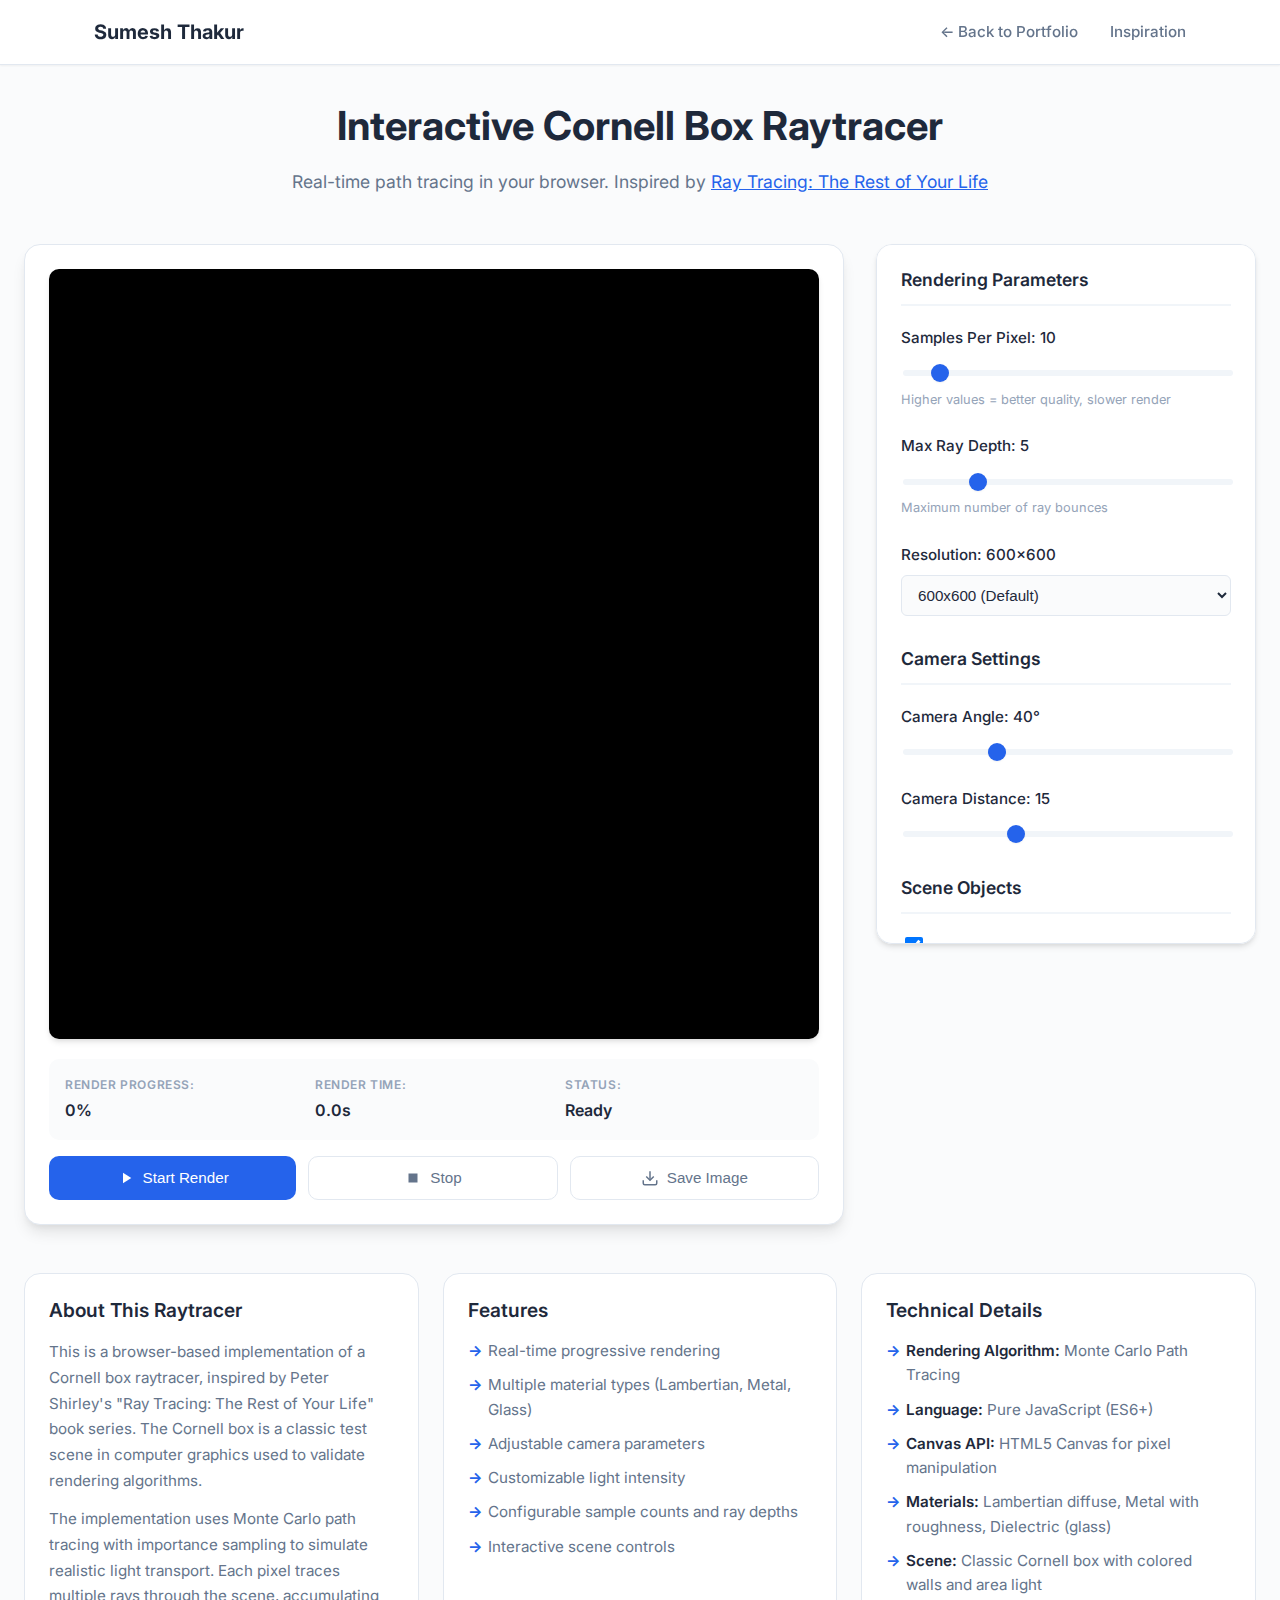
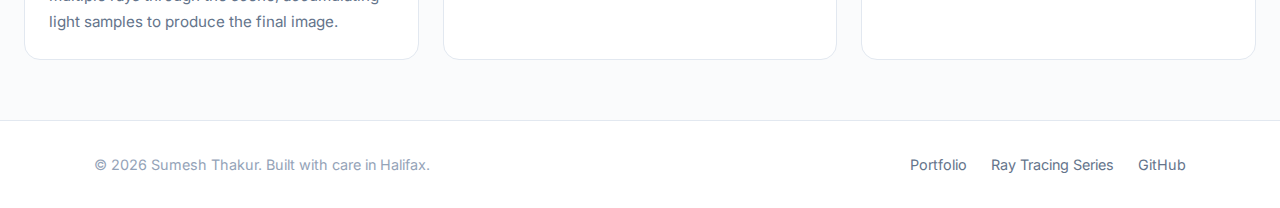
<file: cornell-box.html>
<!DOCTYPE html>
<html lang="en">
<head>
    <meta charset="UTF-8">
    <meta name="viewport" content="width=device-width, initial-scale=1.0">
    <title>Interactive Cornell Box Raytracer | Sumesh Thakur</title>
    <meta name="description" content="Interactive browser-based raytracing Cornell box with adjustable parameters. Inspired by Ray Tracing: The Rest of Your Life.">
    
    <link rel="stylesheet" href="styles.css">
    <link rel="stylesheet" href="cornell-box.css">
    <link rel="preconnect" href="https://fonts.googleapis.com">
    <link rel="preconnect" href="https://fonts.gstatic.com" crossorigin>
    <link href="https://fonts.googleapis.com/css2?family=Inter:wght@300;400;500;600;700&display=swap" rel="stylesheet">
</head>
<body>
    <!-- Navigation -->
    <nav class="navbar">
        <div class="nav-container">
            <a href="index.html" class="nav-logo">Sumesh Thakur</a>
            <ul class="nav-menu">
                <li><a href="index.html" class="nav-link">← Back to Portfolio</a></li>
                <li><a href="https://raytracing.github.io/books/RayTracingTheRestOfYourLife.html" target="_blank" class="nav-link">Inspiration</a></li>
            </ul>
        </div>
    </nav>

    <!-- Cornell Box Section -->
    <section class="cornell-section">
        <div class="cornell-container">
            <div class="cornell-header">
                <h1 class="cornell-title">Interactive Cornell Box Raytracer</h1>
                <p class="cornell-subtitle">
                    Real-time path tracing in your browser. Inspired by 
                    <a href="https://raytracing.github.io/books/RayTracingTheRestOfYourLife.html" target="_blank">
                        Ray Tracing: The Rest of Your Life
                    </a>
                </p>
            </div>

            <div class="cornell-content">
                <!-- Canvas Area -->
                <div class="canvas-container">
                    <canvas id="cornell-canvas" width="600" height="600"></canvas>
                    <div class="render-info">
                        <div class="info-item">
                            <span class="info-label">Render Progress:</span>
                            <span id="progress-text" class="info-value">0%</span>
                        </div>
                        <div class="info-item">
                            <span class="info-label">Render Time:</span>
                            <span id="render-time" class="info-value">0.0s</span>
                        </div>
                        <div class="info-item">
                            <span class="info-label">Status:</span>
                            <span id="status-text" class="info-value">Ready</span>
                        </div>
                    </div>
                    <div class="canvas-controls">
                        <button id="render-btn" class="btn btn-primary">
                            <svg width="20" height="20" viewBox="0 0 24 24" fill="currentColor">
                                <path d="M8 5v14l11-7z"/>
                            </svg>
                            Start Render
                        </button>
                        <button id="stop-btn" class="btn btn-secondary" disabled>
                            <svg width="20" height="20" viewBox="0 0 24 24" fill="currentColor">
                                <rect x="6" y="6" width="12" height="12"/>
                            </svg>
                            Stop
                        </button>
                        <button id="save-btn" class="btn btn-secondary">
                            <svg width="20" height="20" viewBox="0 0 24 24" fill="none" stroke="currentColor" stroke-width="2">
                                <path d="M21 15v4a2 2 0 0 1-2 2H5a2 2 0 0 1-2-2v-4"/>
                                <polyline points="7 10 12 15 17 10"/>
                                <line x1="12" y1="15" x2="12" y2="3"/>
                            </svg>
                            Save Image
                        </button>
                    </div>
                </div>

                <!-- Controls Panel -->
                <div class="controls-panel">
                    <h3 class="controls-title">Rendering Parameters</h3>
                    
                    <div class="control-group">
                        <label for="samples">
                            Samples Per Pixel: <span id="samples-value">10</span>
                        </label>
                        <input type="range" id="samples" min="1" max="100" value="10" step="1">
                        <p class="control-hint">Higher values = better quality, slower render</p>
                    </div>

                    <div class="control-group">
                        <label for="max-depth">
                            Max Ray Depth: <span id="depth-value">5</span>
                        </label>
                        <input type="range" id="max-depth" min="1" max="20" value="5" step="1">
                        <p class="control-hint">Maximum number of ray bounces</p>
                    </div>

                    <div class="control-group">
                        <label for="resolution">
                            Resolution: <span id="resolution-value">600x600</span>
                        </label>
                        <select id="resolution">
                            <option value="300">300x300 (Fast)</option>
                            <option value="400">400x400</option>
                            <option value="600" selected>600x600 (Default)</option>
                            <option value="800">800x800 (High Quality)</option>
                        </select>
                    </div>

                    <h3 class="controls-title">Camera Settings</h3>

                    <div class="control-group">
                        <label for="camera-angle">
                            Camera Angle: <span id="angle-value">40</span>°
                        </label>
                        <input type="range" id="camera-angle" min="10" max="120" value="40" step="5">
                    </div>

                    <div class="control-group">
                        <label for="camera-distance">
                            Camera Distance: <span id="distance-value">15</span>
                        </label>
                        <input type="range" id="camera-distance" min="10" max="25" value="15" step="0.5">
                    </div>

                    <h3 class="controls-title">Scene Objects</h3>

                    <div class="control-group">
                        <label>
                            <input type="checkbox" id="show-boxes" checked>
                            Show Boxes
                        </label>
                    </div>

                    <div class="control-group">
                        <label>
                            <input type="checkbox" id="show-light" checked>
                            Show Light Source
                        </label>
                    </div>

                    <div class="control-group">
                        <label for="light-intensity">
                            Light Intensity: <span id="light-value">15</span>
                        </label>
                        <input type="range" id="light-intensity" min="5" max="30" value="15" step="1">
                    </div>

                    <h3 class="controls-title">Box Materials</h3>

                    <div class="control-group">
                        <label for="left-box-material">Left Box Material:</label>
                        <select id="left-box-material">
                            <option value="lambertian">Diffuse (Lambertian)</option>
                            <option value="metal">Metal</option>
                            <option value="glass">Glass (Dielectric)</option>
                        </select>
                    </div>

                    <div class="control-group">
                        <label for="right-box-material">Right Box Material:</label>
                        <select id="right-box-material">
                            <option value="lambertian" selected>Diffuse (Lambertian)</option>
                            <option value="metal">Metal</option>
                            <option value="glass">Glass (Dielectric)</option>
                        </select>
                    </div>

                    <div class="presets">
                        <h3 class="controls-title">Presets</h3>
                        <button class="preset-btn btn btn-secondary" data-preset="fast">Fast Preview</button>
                        <button class="preset-btn btn btn-secondary" data-preset="balanced">Balanced</button>
                        <button class="preset-btn btn btn-secondary" data-preset="quality">High Quality</button>
                    </div>
                </div>
            </div>

            <!-- Information Section -->
            <div class="info-section">
                <div class="info-card">
                    <h3>About This Raytracer</h3>
                    <p>
                        This is a browser-based implementation of a Cornell box raytracer, inspired by Peter Shirley's 
                        "Ray Tracing: The Rest of Your Life" book series. The Cornell box is a classic test scene in 
                        computer graphics used to validate rendering algorithms.
                    </p>
                    <p>
                        The implementation uses Monte Carlo path tracing with importance sampling to simulate realistic 
                        light transport. Each pixel traces multiple rays through the scene, accumulating light samples 
                        to produce the final image.
                    </p>
                </div>

                <div class="info-card">
                    <h3>Features</h3>
                    <ul>
                        <li>Real-time progressive rendering</li>
                        <li>Multiple material types (Lambertian, Metal, Glass)</li>
                        <li>Adjustable camera parameters</li>
                        <li>Customizable light intensity</li>
                        <li>Configurable sample counts and ray depths</li>
                        <li>Interactive scene controls</li>
                    </ul>
                </div>

                <div class="info-card">
                    <h3>Technical Details</h3>
                    <ul>
                        <li><strong>Rendering Algorithm:</strong> Monte Carlo Path Tracing</li>
                        <li><strong>Language:</strong> Pure JavaScript (ES6+)</li>
                        <li><strong>Canvas API:</strong> HTML5 Canvas for pixel manipulation</li>
                        <li><strong>Materials:</strong> Lambertian diffuse, Metal with roughness, Dielectric (glass)</li>
                        <li><strong>Scene:</strong> Classic Cornell box with colored walls and area light</li>
                    </ul>
                </div>
            </div>
        </div>
    </section>

    <!-- Footer -->
    <footer class="footer">
        <div class="container">
            <div class="footer-content">
                <p>&copy; 2026 Sumesh Thakur. Built with care in Halifax.</p>
                <div class="footer-links">
                    <a href="index.html">Portfolio</a>
                    <a href="https://raytracing.github.io/" target="_blank">Ray Tracing Series</a>
                    <a href="https://github.com/sumeshthakr" target="_blank">GitHub</a>
                </div>
            </div>
        </div>
    </footer>

    <script src="cornell-box.js"></script>
</body>
</html>
</file>
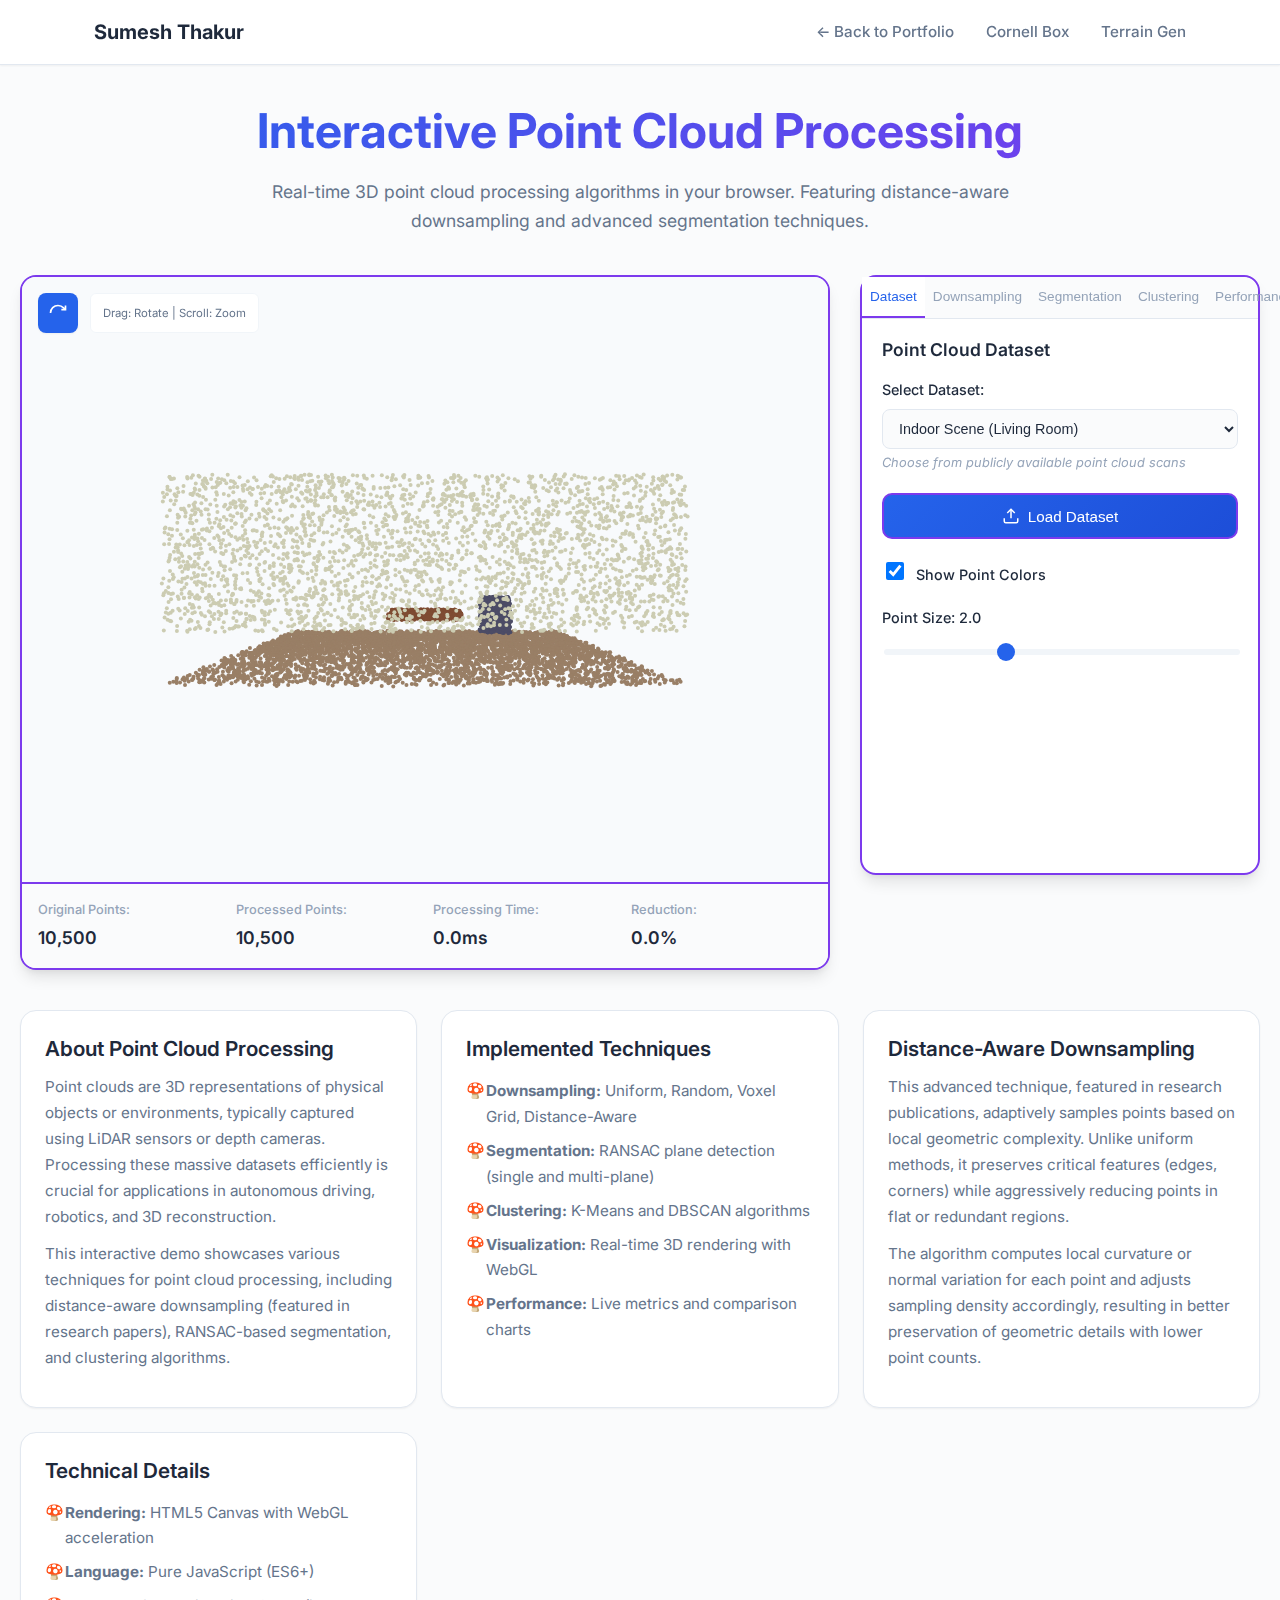
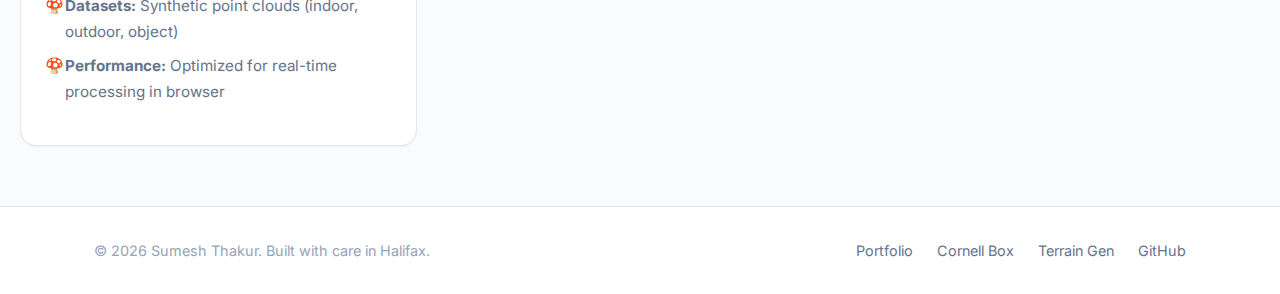
<file: pointcloud.html>
<!DOCTYPE html>
<html lang="en">
<head>
    <meta charset="UTF-8">
    <meta name="viewport" content="width=device-width, initial-scale=1.0">
    <title>Interactive Point Cloud Processing | Sumesh Thakur</title>
    <meta name="description" content="Interactive browser-based point cloud processing with downsampling, segmentation, and clustering techniques including distance-aware downsampling.">
    
    <link rel="stylesheet" href="styles.css">
    <link rel="stylesheet" href="pointcloud.css">
    <link rel="preconnect" href="https://fonts.googleapis.com">
    <link rel="preconnect" href="https://fonts.gstatic.com" crossorigin>
    <link href="https://fonts.googleapis.com/css2?family=Inter:wght@300;400;500;600;700&display=swap" rel="stylesheet">
</head>
<body>
    <!-- Navigation -->
    <nav class="navbar">
        <div class="nav-container">
            <a href="index.html" class="nav-logo">Sumesh Thakur</a>
            <ul class="nav-menu">
                <li><a href="index.html" class="nav-link">← Back to Portfolio</a></li>
                <li><a href="cornell-box.html" class="nav-link">Cornell Box</a></li>
                <li><a href="terrain-gen.html" class="nav-link">Terrain Gen</a></li>
            </ul>
        </div>
    </nav>

    <!-- Point Cloud Section -->
    <section class="pointcloud-section">
        <div class="pointcloud-container">
            <div class="pointcloud-header">
                <h1 class="pointcloud-title">Interactive Point Cloud Processing</h1>
                <p class="pointcloud-subtitle">
                    Real-time 3D point cloud processing algorithms in your browser.
                    Featuring distance-aware downsampling and advanced segmentation techniques.
                </p>
            </div>

            <div class="pointcloud-content">
                <!-- Canvas Area -->
                <div class="canvas-container">
                    <canvas id="pointcloud-canvas" width="800" height="600"></canvas>
                    <div class="canvas-overlay">
                        <div class="view-controls">
                            <button id="reset-view-btn" class="control-btn" title="Reset View">
                                <svg width="20" height="20" viewBox="0 0 24 24" fill="none" stroke="currentColor" stroke-width="2">
                                    <path d="M3 12a9 9 0 0 1 9-9 9.75 9.75 0 0 1 6.74 2.74L21 8"/>
                                    <path d="M21 3v5h-5"/>
                                </svg>
                            </button>
                            <div class="view-help">
                                <small>Drag: Rotate | Scroll: Zoom</small>
                            </div>
                        </div>
                    </div>
                    <div class="render-info">
                        <div class="info-grid">
                            <div class="info-item">
                                <span class="info-label">Original Points:</span>
                                <span id="original-points" class="info-value">0</span>
                            </div>
                            <div class="info-item">
                                <span class="info-label">Processed Points:</span>
                                <span id="processed-points" class="info-value">0</span>
                            </div>
                            <div class="info-item">
                                <span class="info-label">Processing Time:</span>
                                <span id="processing-time" class="info-value">0.0ms</span>
                            </div>
                            <div class="info-item">
                                <span class="info-label">Reduction:</span>
                                <span id="reduction-ratio" class="info-value">0%</span>
                            </div>
                        </div>
                    </div>
                </div>

                <!-- Controls Panel -->
                <div class="controls-panel">
                    <div class="controls-tabs">
                        <button class="tab-btn active" data-tab="dataset">Dataset</button>
                        <button class="tab-btn" data-tab="downsampling">Downsampling</button>
                        <button class="tab-btn" data-tab="segmentation">Segmentation</button>
                        <button class="tab-btn" data-tab="clustering">Clustering</button>
                        <button class="tab-btn" data-tab="performance">Performance</button>
                    </div>

                    <!-- Dataset Tab -->
                    <div class="tab-content active" data-tab="dataset">
                        <h3 class="controls-title">Point Cloud Dataset</h3>
                        
                        <div class="control-group">
                            <label for="dataset-select">Select Dataset:</label>
                            <select id="dataset-select">
                                <option value="indoor">Indoor Scene (Living Room)</option>
                                <option value="outdoor">Outdoor Scene (Street)</option>
                                <option value="object">Object (Car)</option>
                            </select>
                            <p class="control-hint">Choose from publicly available point cloud scans</p>
                        </div>

                        <div class="control-group">
                            <button id="load-dataset-btn" class="btn btn-primary full-width">
                                <svg width="20" height="20" viewBox="0 0 24 24" fill="none" stroke="currentColor" stroke-width="2">
                                    <path d="M21 15v4a2 2 0 0 1-2 2H5a2 2 0 0 1-2-2v-4"/>
                                    <polyline points="17 8 12 3 7 8"/>
                                    <line x1="12" y1="3" x2="12" y2="15"/>
                                </svg>
                                Load Dataset
                            </button>
                        </div>

                        <div class="control-group">
                            <label>
                                <input type="checkbox" id="show-colors" checked>
                                Show Point Colors
                            </label>
                        </div>

                        <div class="control-group">
                            <label for="point-size">
                                Point Size: <span id="point-size-value">2.0</span>
                            </label>
                            <input type="range" id="point-size" min="0.5" max="5.0" value="2.0" step="0.5">
                        </div>
                    </div>

                    <!-- Downsampling Tab -->
                    <div class="tab-content" data-tab="downsampling">
                        <h3 class="controls-title">Downsampling Techniques</h3>
                        
                        <div class="control-group">
                            <label for="downsample-method">Method:</label>
                            <select id="downsample-method">
                                <option value="none">None (Original)</option>
                                <option value="uniform">Uniform Sampling</option>
                                <option value="random">Random Sampling</option>
                                <option value="voxel">Voxel Grid</option>
                                <option value="distance-aware">Distance-Aware (Research)</option>
                            </select>
                        </div>

                        <div class="control-group" id="target-points-group">
                            <label for="target-points">
                                Target Points: <span id="target-points-value">5000</span>
                            </label>
                            <input type="range" id="target-points" min="500" max="20000" value="5000" step="500">
                            <p class="control-hint">For uniform and random sampling</p>
                        </div>

                        <div class="control-group" id="voxel-size-group" style="display: none;">
                            <label for="voxel-size">
                                Voxel Size: <span id="voxel-size-value">0.05</span>m
                            </label>
                            <input type="range" id="voxel-size" min="0.01" max="0.5" value="0.05" step="0.01">
                            <p class="control-hint">Larger = more aggressive downsampling</p>
                        </div>

                        <div class="control-group" id="distance-aware-group" style="display: none;">
                            <label for="distance-threshold">
                                Distance Threshold: <span id="distance-threshold-value">0.1</span>m
                            </label>
                            <input type="range" id="distance-threshold" min="0.01" max="1.0" value="0.1" step="0.01">
                            <p class="control-hint">Preserves geometric features based on local density</p>
                        </div>

                        <div class="control-group">
                            <button id="apply-downsample-btn" class="btn btn-primary full-width">
                                Apply Downsampling
                            </button>
                        </div>

                        <div class="info-box">
                            <h4>Distance-Aware Downsampling</h4>
                            <p>This technique, featured in research papers, adaptively samples points based on local geometry. It preserves more points in areas with high geometric variation (edges, corners) while aggressively downsampling flat regions.</p>
                        </div>
                    </div>

                    <!-- Segmentation Tab -->
                    <div class="tab-content" data-tab="segmentation">
                        <h3 class="controls-title">Segmentation Techniques</h3>
                        
                        <div class="control-group">
                            <label for="segment-method">Method:</label>
                            <select id="segment-method">
                                <option value="none">None</option>
                                <option value="ransac-plane">RANSAC Plane Detection</option>
                                <option value="ransac-multi">RANSAC Multi-Plane</option>
                            </select>
                        </div>

                        <div class="control-group" id="ransac-params">
                            <label for="ransac-iterations">
                                RANSAC Iterations: <span id="ransac-iterations-value">100</span>
                            </label>
                            <input type="range" id="ransac-iterations" min="50" max="500" value="100" step="50">
                        </div>

                        <div class="control-group" id="ransac-threshold-group">
                            <label for="ransac-threshold">
                                Distance Threshold: <span id="ransac-threshold-value">0.05</span>m
                            </label>
                            <input type="range" id="ransac-threshold" min="0.01" max="0.2" value="0.05" step="0.01">
                            <p class="control-hint">Points within this distance are considered inliers</p>
                        </div>

                        <div class="control-group" id="num-planes-group" style="display: none;">
                            <label for="num-planes">
                                Number of Planes: <span id="num-planes-value">3</span>
                            </label>
                            <input type="range" id="num-planes" min="1" max="5" value="3" step="1">
                        </div>

                        <div class="control-group">
                            <button id="apply-segment-btn" class="btn btn-primary full-width">
                                Apply Segmentation
                            </button>
                        </div>

                        <div class="info-box">
                            <h4>RANSAC Algorithm</h4>
                            <p>Random Sample Consensus (RANSAC) is a robust method for fitting geometric models. It iteratively selects random subsets of points, fits a model, and counts inliers to find the best-fitting plane or shape.</p>
                        </div>
                    </div>

                    <!-- Clustering Tab -->
                    <div class="tab-content" data-tab="clustering">
                        <h3 class="controls-title">Clustering Methods</h3>
                        
                        <div class="control-group">
                            <label for="cluster-method">Method:</label>
                            <select id="cluster-method">
                                <option value="none">None</option>
                                <option value="kmeans">K-Means</option>
                                <option value="dbscan">DBSCAN</option>
                            </select>
                        </div>

                        <div class="control-group" id="kmeans-params" style="display: none;">
                            <label for="num-clusters">
                                Number of Clusters (K): <span id="num-clusters-value">5</span>
                            </label>
                            <input type="range" id="num-clusters" min="2" max="10" value="5" step="1">
                        </div>

                        <div class="control-group" id="dbscan-params" style="display: none;">
                            <label for="dbscan-eps">
                                Epsilon (ε): <span id="dbscan-eps-value">0.1</span>m
                            </label>
                            <input type="range" id="dbscan-eps" min="0.05" max="0.5" value="0.1" step="0.01">
                            <p class="control-hint">Maximum distance between two points in a cluster</p>
                        </div>

                        <div class="control-group" id="dbscan-minpts-group" style="display: none;">
                            <label for="dbscan-minpts">
                                Min Points: <span id="dbscan-minpts-value">10</span>
                            </label>
                            <input type="range" id="dbscan-minpts" min="5" max="50" value="10" step="5">
                            <p class="control-hint">Minimum points to form a dense region</p>
                        </div>

                        <div class="control-group">
                            <button id="apply-cluster-btn" class="btn btn-primary full-width">
                                Apply Clustering
                            </button>
                        </div>

                        <div class="info-box">
                            <h4>Clustering Algorithms</h4>
                            <p><strong>K-Means:</strong> Partitions points into K clusters by minimizing within-cluster variance.</p>
                            <p><strong>DBSCAN:</strong> Density-based clustering that can find arbitrarily-shaped clusters and identify noise points.</p>
                        </div>
                    </div>

                    <!-- Performance Tab -->
                    <div class="tab-content" data-tab="performance">
                        <h3 class="controls-title">Performance Metrics</h3>
                        
                        <div id="performance-chart" class="performance-chart">
                            <canvas id="perf-canvas" width="300" height="200"></canvas>
                        </div>

                        <div class="metrics-table">
                            <table id="metrics-table">
                                <thead>
                                    <tr>
                                        <th>Method</th>
                                        <th>Time (ms)</th>
                                        <th>Points</th>
                                        <th>Reduction</th>
                                    </tr>
                                </thead>
                                <tbody id="metrics-tbody">
                                    <tr>
                                        <td colspan="4" class="no-data">No performance data yet. Apply methods to see metrics.</td>
                                    </tr>
                                </tbody>
                            </table>
                        </div>

                        <div class="control-group">
                            <button id="clear-metrics-btn" class="btn btn-secondary full-width">
                                Clear Metrics
                            </button>
                        </div>

                        <div class="info-box">
                            <h4>Performance Comparison</h4>
                            <p>Compare the execution time and point reduction of different downsampling methods. Distance-aware downsampling typically provides the best quality-to-reduction ratio for geometric features.</p>
                        </div>
                    </div>
                </div>
            </div>

            <!-- Information Section -->
            <div class="info-section">
                <div class="info-card">
                    <h3>About Point Cloud Processing</h3>
                    <p>
                        Point clouds are 3D representations of physical objects or environments, typically captured using 
                        LiDAR sensors or depth cameras. Processing these massive datasets efficiently is crucial for 
                        applications in autonomous driving, robotics, and 3D reconstruction.
                    </p>
                    <p>
                        This interactive demo showcases various techniques for point cloud processing, including 
                        distance-aware downsampling (featured in research papers), RANSAC-based segmentation, and 
                        clustering algorithms.
                    </p>
                </div>

                <div class="info-card">
                    <h3>Implemented Techniques</h3>
                    <ul>
                        <li><strong>Downsampling:</strong> Uniform, Random, Voxel Grid, Distance-Aware</li>
                        <li><strong>Segmentation:</strong> RANSAC plane detection (single and multi-plane)</li>
                        <li><strong>Clustering:</strong> K-Means and DBSCAN algorithms</li>
                        <li><strong>Visualization:</strong> Real-time 3D rendering with WebGL</li>
                        <li><strong>Performance:</strong> Live metrics and comparison charts</li>
                    </ul>
                </div>

                <div class="info-card">
                    <h3>Distance-Aware Downsampling</h3>
                    <p>
                        This advanced technique, featured in research publications, adaptively samples points based on 
                        local geometric complexity. Unlike uniform methods, it preserves critical features (edges, corners) 
                        while aggressively reducing points in flat or redundant regions.
                    </p>
                    <p>
                        The algorithm computes local curvature or normal variation for each point and adjusts sampling 
                        density accordingly, resulting in better preservation of geometric details with lower point counts.
                    </p>
                </div>

                <div class="info-card">
                    <h3>Technical Details</h3>
                    <ul>
                        <li><strong>Rendering:</strong> HTML5 Canvas with WebGL acceleration</li>
                        <li><strong>Language:</strong> Pure JavaScript (ES6+)</li>
                        <li><strong>Datasets:</strong> Synthetic point clouds (indoor, outdoor, object)</li>
                        <li><strong>Performance:</strong> Optimized for real-time processing in browser</li>
                    </ul>
                </div>
            </div>
        </div>
    </section>

    <!-- Footer -->
    <footer class="footer">
        <div class="container">
            <div class="footer-content">
                <p>&copy; 2026 Sumesh Thakur. Built with care in Halifax.</p>
                <div class="footer-links">
                    <a href="index.html">Portfolio</a>
                    <a href="cornell-box.html">Cornell Box</a>
                    <a href="terrain-gen.html">Terrain Gen</a>
                    <a href="https://github.com/sumeshthakr" target="_blank">GitHub</a>
                </div>
            </div>
        </div>
    </footer>

    <script src="pointcloud.js"></script>
</body>
</html>
</file>
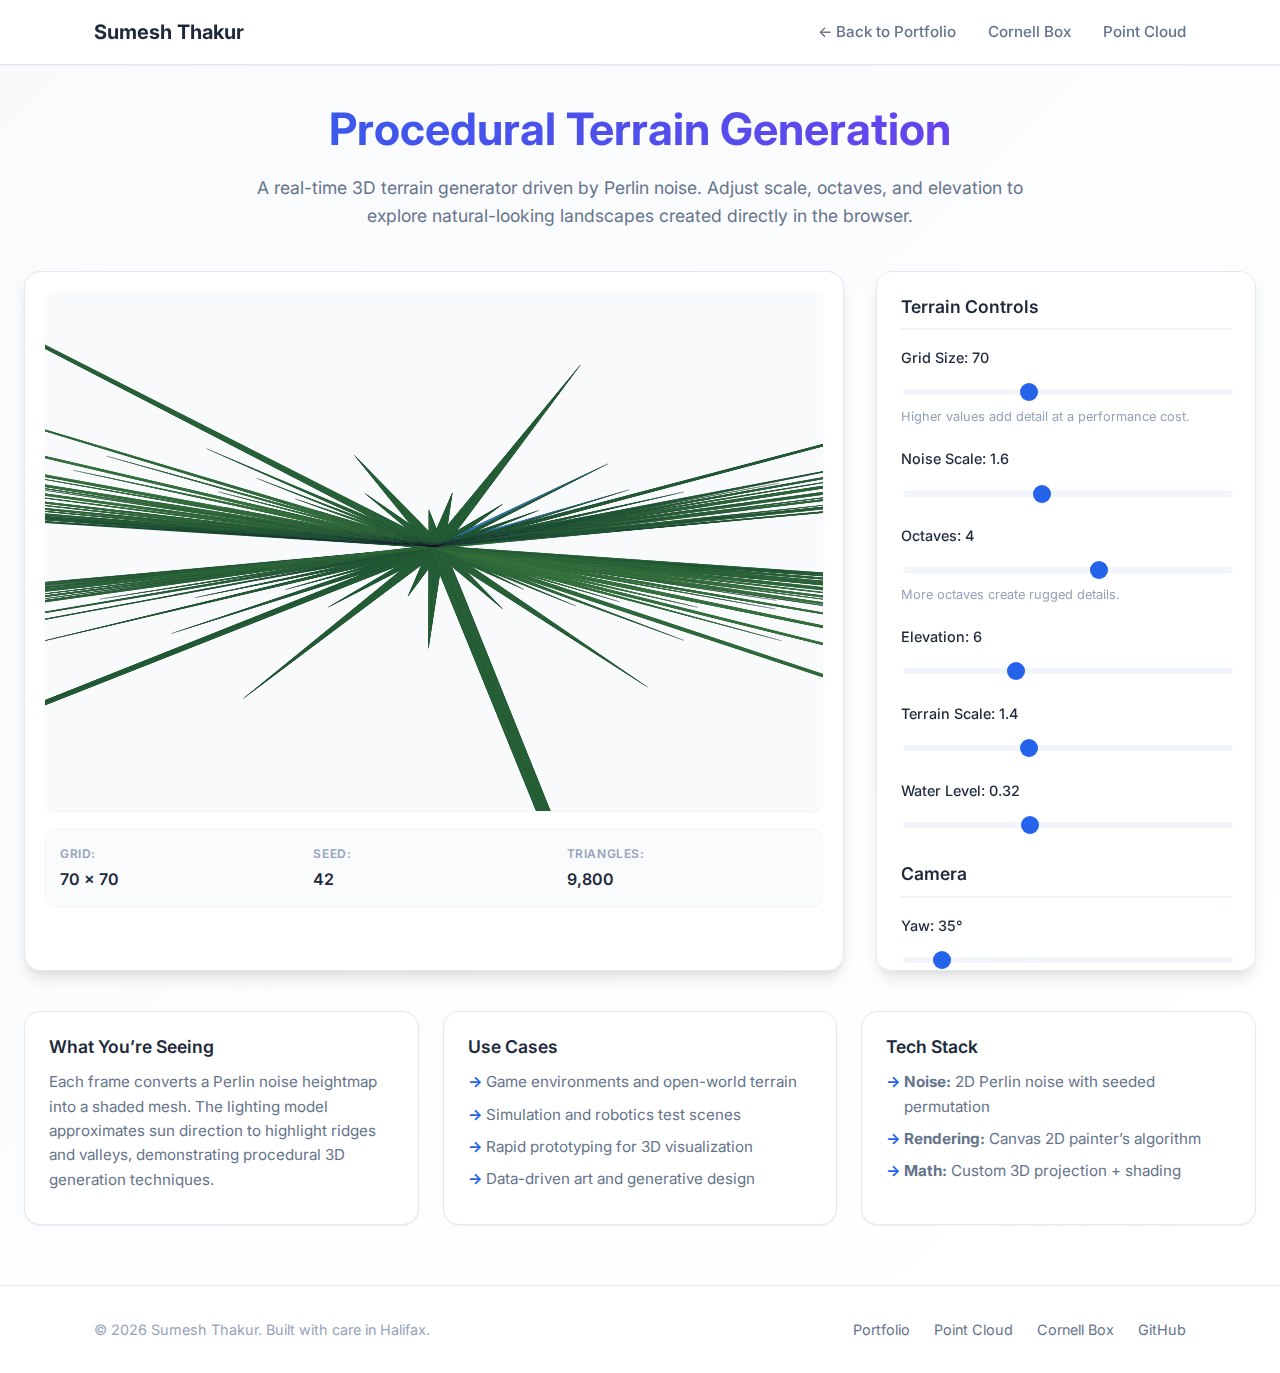
<file: terrain-gen.html>
<!DOCTYPE html>
<html lang="en">
<head>
    <meta charset="UTF-8">
    <meta name="viewport" content="width=device-width, initial-scale=1.0">
    <title>Procedural Terrain Generator | Sumesh Thakur</title>
    <meta name="description" content="Procedural terrain generation demo using Perlin noise, with interactive controls for noise scale, octaves, and elevation.">
    
    <link rel="stylesheet" href="styles.css">
    <link rel="stylesheet" href="terrain-gen.css">
    <link rel="preconnect" href="https://fonts.googleapis.com">
    <link rel="preconnect" href="https://fonts.gstatic.com" crossorigin>
    <link href="https://fonts.googleapis.com/css2?family=Inter:wght@300;400;500;600;700&display=swap" rel="stylesheet">
</head>
<body>
    <!-- Navigation -->
    <nav class="navbar">
        <div class="nav-container">
            <a href="index.html" class="nav-logo">Sumesh Thakur</a>
            <ul class="nav-menu">
                <li><a href="index.html" class="nav-link">← Back to Portfolio</a></li>
                <li><a href="cornell-box.html" class="nav-link">Cornell Box</a></li>
                <li><a href="pointcloud.html" class="nav-link">Point Cloud</a></li>
            </ul>
        </div>
    </nav>

    <!-- Terrain Section -->
    <section class="terrain-section">
        <div class="terrain-container">
            <div class="terrain-header">
                <h1 class="terrain-title">Procedural Terrain Generation</h1>
                <p class="terrain-subtitle">
                    A real-time 3D terrain generator driven by Perlin noise. Adjust scale, octaves, and elevation
                    to explore natural-looking landscapes created directly in the browser.
                </p>
            </div>

            <div class="terrain-content">
                <!-- Canvas Area -->
                <div class="canvas-container">
                    <canvas id="terrain-canvas" width="900" height="600"></canvas>
                    <div class="terrain-stats">
                        <div class="info-item">
                            <span class="info-label">Grid:</span>
                            <span id="grid-size-info" class="info-value">0 x 0</span>
                        </div>
                        <div class="info-item">
                            <span class="info-label">Seed:</span>
                            <span id="seed-info" class="info-value">0</span>
                        </div>
                        <div class="info-item">
                            <span class="info-label">Triangles:</span>
                            <span id="triangle-info" class="info-value">0</span>
                        </div>
                    </div>
                </div>

                <!-- Controls Panel -->
                <div class="controls-panel">
                    <h3 class="controls-title">Terrain Controls</h3>

                    <div class="control-group">
                        <label for="grid-size">
                            Grid Size: <span id="grid-size-value">70</span>
                        </label>
                        <input type="range" id="grid-size" min="40" max="120" value="70" step="10">
                        <p class="control-hint">Higher values add detail at a performance cost.</p>
                    </div>

                    <div class="control-group">
                        <label for="noise-scale">
                            Noise Scale: <span id="noise-scale-value">1.6</span>
                        </label>
                        <input type="range" id="noise-scale" min="0.6" max="3.0" value="1.6" step="0.1">
                    </div>

                    <div class="control-group">
                        <label for="octaves">
                            Octaves: <span id="octaves-value">4</span>
                        </label>
                        <input type="range" id="octaves" min="1" max="6" value="4" step="1">
                        <p class="control-hint">More octaves create rugged details.</p>
                    </div>

                    <div class="control-group">
                        <label for="height-scale">
                            Elevation: <span id="height-scale-value">6</span>
                        </label>
                        <input type="range" id="height-scale" min="3" max="12" value="6" step="1">
                    </div>

                    <div class="control-group">
                        <label for="terrain-scale">
                            Terrain Scale: <span id="terrain-scale-value">1.4</span>
                        </label>
                        <input type="range" id="terrain-scale" min="0.8" max="2.4" value="1.4" step="0.1">
                    </div>

                    <div class="control-group">
                        <label for="water-level">
                            Water Level: <span id="water-level-value">0.32</span>
                        </label>
                        <input type="range" id="water-level" min="0.15" max="0.6" value="0.32" step="0.01">
                    </div>

                    <h3 class="controls-title">Camera</h3>

                    <div class="control-group">
                        <label for="yaw">
                            Yaw: <span id="yaw-value">35</span>°
                        </label>
                        <input type="range" id="yaw" min="0" max="360" value="35" step="1">
                    </div>

                    <div class="control-group">
                        <label for="pitch">
                            Pitch: <span id="pitch-value">35</span>°
                        </label>
                        <input type="range" id="pitch" min="20" max="70" value="35" step="1">
                    </div>

                    <div class="control-group">
                        <label for="seed">
                            Seed
                        </label>
                        <div class="seed-row">
                            <input type="number" id="seed" value="42" min="0" max="9999">
                            <button id="random-seed-btn" class="btn btn-secondary">Randomize</button>
                        </div>
                    </div>

                    <div class="control-group">
                        <button id="regenerate-btn" class="btn btn-primary full-width">Regenerate Terrain</button>
                    </div>

                    <div class="control-group">
                        <button id="save-terrain-btn" class="btn btn-secondary full-width">Save Snapshot</button>
                        <p class="control-hint">Shortcuts: R regenerate, S save snapshot. Drag on canvas to orbit.</p>
                    </div>

                    <div class="info-box">
                        <h4>Perlin Noise</h4>
                        <p>This terrain uses layered Perlin noise (fractal Brownian motion) to build natural elevation changes and valleys.</p>
                    </div>
                </div>
            </div>

            <div class="info-section">
                <div class="info-card">
                    <h3>What You’re Seeing</h3>
                    <p>
                        Each frame converts a Perlin noise heightmap into a shaded mesh. The lighting model approximates
                        sun direction to highlight ridges and valleys, demonstrating procedural 3D generation techniques.
                    </p>
                </div>
                <div class="info-card">
                    <h3>Use Cases</h3>
                    <ul>
                        <li>Game environments and open-world terrain</li>
                        <li>Simulation and robotics test scenes</li>
                        <li>Rapid prototyping for 3D visualization</li>
                        <li>Data-driven art and generative design</li>
                    </ul>
                </div>
                <div class="info-card">
                    <h3>Tech Stack</h3>
                    <ul>
                        <li><strong>Noise:</strong> 2D Perlin noise with seeded permutation</li>
                        <li><strong>Rendering:</strong> Canvas 2D painter’s algorithm</li>
                        <li><strong>Math:</strong> Custom 3D projection + shading</li>
                    </ul>
                </div>
            </div>
        </div>
    </section>

    <!-- Footer -->
    <footer class="footer">
        <div class="container">
            <div class="footer-content">
                <p>&copy; 2026 Sumesh Thakur. Built with care in Halifax.</p>
                <div class="footer-links">
                    <a href="index.html">Portfolio</a>
                    <a href="pointcloud.html">Point Cloud</a>
                    <a href="cornell-box.html">Cornell Box</a>
                    <a href="https://github.com/sumeshthakr" target="_blank">GitHub</a>
                </div>
            </div>
        </div>
    </footer>

    <script src="terrain-gen.js"></script>
</body>
</html>
</file>
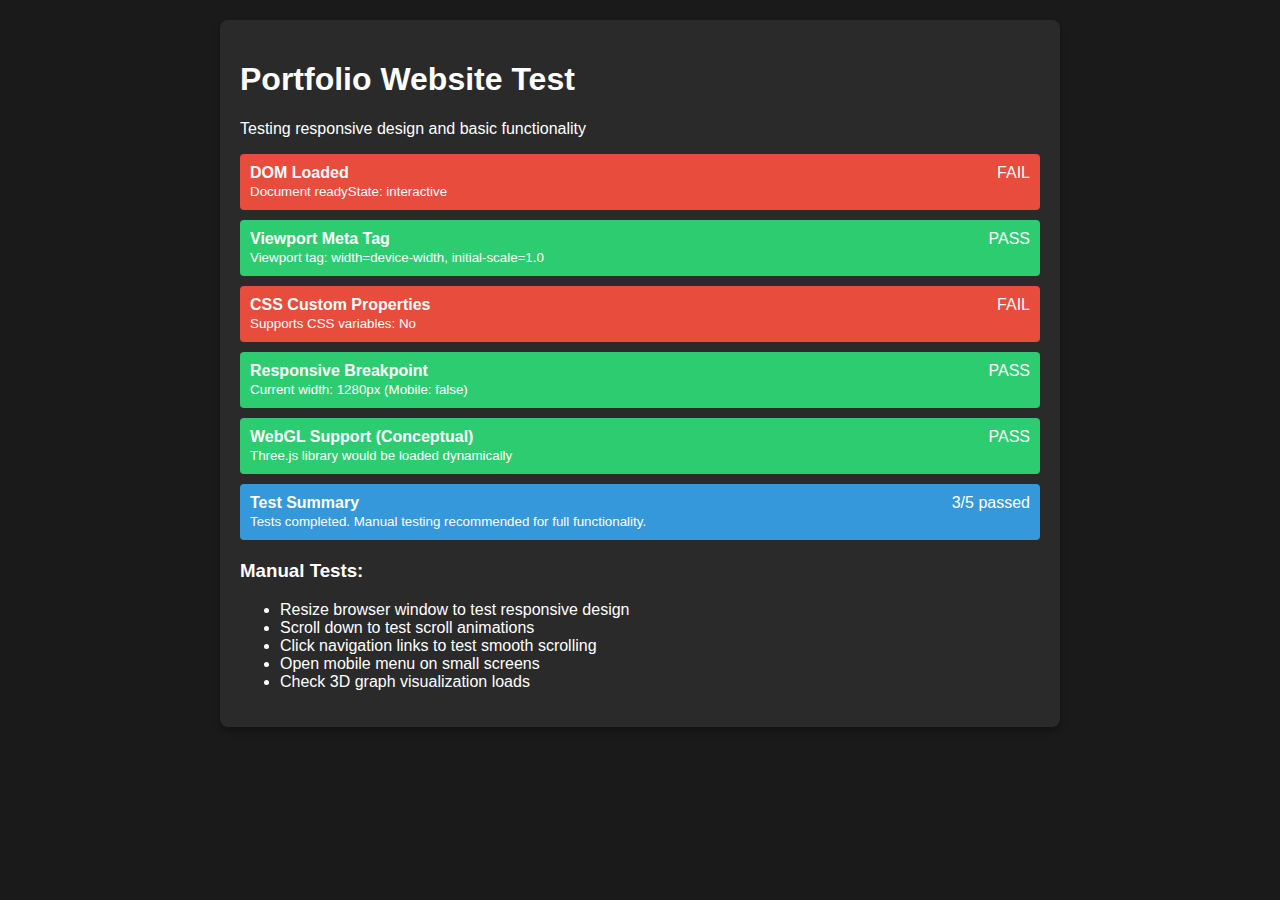
<file: test.html>
<!DOCTYPE html>
<html lang="en">
<head>
    <meta charset="UTF-8">
    <meta name="viewport" content="width=device-width, initial-scale=1.0">
    <title>Portfolio Test Page</title>
    <style>
        body {
            font-family: Arial, sans-serif;
            margin: 0;
            padding: 20px;
            background: #1a1a1a;
            color: white;
        }
        .test-container {
            max-width: 800px;
            margin: 0 auto;
            background: #2a2a2a;
            padding: 20px;
            border-radius: 8px;
            box-shadow: 0 4px 6px rgba(0,0,0,0.3);
        }
        .test-result {
            margin: 10px 0;
            padding: 10px;
            border-radius: 4px;
        }
        .pass { background: #2ecc71; color: white; }
        .fail { background: #e74c3c; color: white; }
        .info { background: #3498db; color: white; }
        
        /* Test the responsive breakpoints */
        @media (max-width: 768px) {
            .mobile-test { color: #4f8cff; font-weight: bold; }
        }
        
        @media (min-width: 769px) {
            .desktop-test { color: #7c5dff; font-weight: bold; }
        }
    </style>
</head>
<body>
    <div class="test-container">
        <h1>Portfolio Website Test</h1>
        <p>Testing responsive design and basic functionality</p>
        
        <div id="test-results">
            <!-- Test results will be inserted here -->
        </div>
        
        <div style="margin-top: 20px;">
            <h3>Manual Tests:</h3>
            <ul>
                <li>Resize browser window to test responsive design</li>
                <li>Scroll down to test scroll animations</li>
                <li>Click navigation links to test smooth scrolling</li>
                <li>Open mobile menu on small screens</li>
                <li>Check 3D graph visualization loads</li>
            </ul>
        </div>
    </div>

    <script>
        // Basic functionality tests
        function runTests() {
            const results = document.getElementById('test-results');
            let testCount = 0;
            let passCount = 0;

            function addResult(title, passed, details) {
                testCount++;
                if (passed) passCount++;
                
                const div = document.createElement('div');
                div.className = `test-result ${passed ? 'pass' : 'fail'}`;
                div.innerHTML = `
                    <strong>${title}</strong>
                    <span style="float: right;">${passed ? 'PASS' : 'FAIL'}</span>
                    <br><small>${details}</small>
                `;
                results.appendChild(div);
            }

            // Test 1: Check if DOM is loaded
            addResult(
                'DOM Loaded',
                document.readyState === 'complete',
                'Document readyState: ' + document.readyState
            );

            // Test 2: Check viewport meta tag
            const viewport = document.querySelector('meta[name="viewport"]');
            addResult(
                'Viewport Meta Tag',
                viewport !== null,
                'Viewport tag: ' + (viewport ? viewport.getAttribute('content') : 'missing')
            );

            // Test 3: Check CSS custom properties support
            const root = document.documentElement;
            const style = getComputedStyle(root);
            const hasCustomProps = style.getPropertyValue('--primary-color') !== '';
            addResult(
                'CSS Custom Properties',
                hasCustomProps,
                'Supports CSS variables: ' + (hasCustomProps ? 'Yes' : 'No')
            );

            // Test 4: Check responsive breakpoints
            const isMobile = window.innerWidth <= 768;
            addResult(
                'Responsive Breakpoint',
                true, // Always pass as we're testing the concept
                'Current width: ' + window.innerWidth + 'px (Mobile: ' + isMobile + ')'
            );

            // Test 5: Check if Three.js would be available (we can't test WebGL here)
            addResult(
                'WebGL Support (Conceptual)',
                true,
                'Three.js library would be loaded dynamically'
            );

            // Summary
            const summary = document.createElement('div');
            summary.className = 'test-result info';
            summary.innerHTML = `
                <strong>Test Summary</strong>
                <span style="float: right;">${passCount}/${testCount} passed</span>
                <br><small>Tests completed. Manual testing recommended for full functionality.</small>
            `;
            results.appendChild(summary);
        }

        // Run tests when page loads
        if (document.readyState === 'loading') {
            document.addEventListener('DOMContentLoaded', runTests);
        } else {
            runTests();
        }

        // Test responsive design on resize
        window.addEventListener('resize', () => {
            const isMobile = window.innerWidth <= 768;
            console.log('Window resized to:', window.innerWidth + 'px (Mobile: ' + isMobile + ')');
        });
    </script>
</body>
</html>
</file>
<file: styles.css>
/* CSS Custom Properties - Soothing Light Theme */
:root {
    --primary-color: #2563eb;
    --primary-light: #3b82f6;
    --primary-dark: #1d4ed8;
    --secondary-color: #7c3aed;
    --accent-color: #0891b2;
    --background-color: #fafbfc;
    --surface-color: #ffffff;
    --text-primary: #1e293b;
    --text-secondary: #64748b;
    --text-muted: #94a3b8;
    --border-color: #e2e8f0;
    --border-light: #f1f5f9;
    --success-color: #059669;
    --warning-color: #d97706;
    --font-family: 'Inter', -apple-system, BlinkMacSystemFont, 'Segoe UI', Roboto, sans-serif;
    --shadow-sm: 0 1px 2px 0 rgba(0, 0, 0, 0.05);
    --shadow-md: 0 4px 6px -1px rgba(0, 0, 0, 0.1), 0 2px 4px -1px rgba(0, 0, 0, 0.06);
    --shadow-lg: 0 10px 15px -3px rgba(0, 0, 0, 0.1), 0 4px 6px -2px rgba(0, 0, 0, 0.05);
    --shadow-xl: 0 20px 25px -5px rgba(0, 0, 0, 0.1), 0 10px 10px -5px rgba(0, 0, 0, 0.04);
    --radius-sm: 6px;
    --radius-md: 10px;
    --radius-lg: 16px;
}

/* Reset and Base Styles */
*, *::before, *::after {
    box-sizing: border-box;
}

html {
    scroll-behavior: smooth;
}

body {
    margin: 0;
    padding: 0;
    font-family: var(--font-family);
    background-color: var(--background-color);
    color: var(--text-primary);
    line-height: 1.6;
    -webkit-font-smoothing: antialiased;
    -moz-osx-font-smoothing: grayscale;
}

/* Typography */
h1, h2, h3, h4, h5, h6 {
    margin: 0;
    font-weight: 600;
    line-height: 1.3;
    color: var(--text-primary);
}

p {
    margin: 0 0 1rem 0;
    color: var(--text-secondary);
}

a {
    color: var(--primary-color);
    text-decoration: none;
    transition: color 0.2s ease;
}

a:hover {
    color: var(--primary-dark);
}

/* Container */
.container {
    max-width: 1140px;
    margin: 0 auto;
    padding: 0 24px;
}

/* Navigation */
.navbar {
    position: fixed;
    top: 0;
    left: 0;
    right: 0;
    background: rgba(255, 255, 255, 0.95);
    backdrop-filter: blur(10px);
    border-bottom: 1px solid var(--border-color);
    z-index: 1000;
    box-shadow: var(--shadow-sm);
}

.nav-container {
    max-width: 1140px;
    margin: 0 auto;
    padding: 0 24px;
    display: flex;
    justify-content: space-between;
    align-items: center;
    height: 64px;
}

.nav-logo {
    font-weight: 700;
    font-size: 1.25rem;
    color: var(--text-primary);
    text-decoration: none;
}

.nav-logo:hover {
    color: var(--primary-color);
}

.nav-menu {
    display: flex;
    list-style: none;
    margin: 0;
    padding: 0;
    gap: 32px;
}

.nav-link {
    color: var(--text-secondary);
    font-weight: 500;
    font-size: 0.95rem;
    transition: color 0.2s ease;
}

.nav-link:hover {
    color: var(--primary-color);
}

.hamburger {
    display: none;
    flex-direction: column;
    gap: 5px;
    background: none;
    border: none;
    cursor: pointer;
    padding: 4px;
}

.bar {
    width: 22px;
    height: 2px;
    background-color: var(--text-primary);
    border-radius: 2px;
    transition: 0.3s;
}

/* Hero Section */
.hero {
    padding: 140px 0 80px;
    background: linear-gradient(180deg, #f8fafc 0%, #ffffff 100%);
}

.hero-content {
    max-width: 720px;
}

.hero-eyebrow {
    display: inline-block;
    font-size: 0.875rem;
    font-weight: 600;
    color: var(--primary-color);
    text-transform: uppercase;
    letter-spacing: 0.05em;
    margin-bottom: 12px;
}

.hero-title {
    font-size: 3.5rem;
    font-weight: 700;
    color: var(--text-primary);
    margin-bottom: 20px;
    letter-spacing: -0.02em;
}

.hero-headline {
    font-size: 1.25rem;
    color: var(--text-secondary);
    margin-bottom: 28px;
    line-height: 1.7;
}

.hero-headline strong {
    color: var(--text-primary);
}

.hero-highlights {
    list-style: none;
    padding: 0;
    margin: 0 0 32px 0;
}

.hero-highlights li {
    position: relative;
    padding-left: 24px;
    margin-bottom: 12px;
    color: var(--text-secondary);
    font-size: 1rem;
}

.hero-highlights li::before {
    content: "✓";
    position: absolute;
    left: 0;
    color: var(--success-color);
    font-weight: 700;
}

.hero-cta {
    display: flex;
    flex-wrap: wrap;
    gap: 12px;
    margin-bottom: 32px;
}

.hero-location {
    display: flex;
    align-items: center;
    gap: 8px;
    color: var(--text-muted);
    font-size: 0.9rem;
}

.hero-location svg {
    color: var(--text-muted);
}

/* Buttons */
.btn {
    display: inline-flex;
    align-items: center;
    gap: 8px;
    padding: 12px 20px;
    font-size: 0.95rem;
    font-weight: 500;
    border-radius: var(--radius-md);
    transition: all 0.2s ease;
    cursor: pointer;
    border: none;
    text-decoration: none;
}

.btn svg {
    width: 18px;
    height: 18px;
}

.btn-primary {
    background-color: var(--primary-color);
    color: white;
}

.btn-primary:hover {
    background-color: var(--primary-dark);
    color: white;
    transform: translateY(-1px);
    box-shadow: var(--shadow-md);
}

.btn-secondary {
    background-color: var(--surface-color);
    color: var(--text-secondary);
    border: 1px solid var(--border-color);
}

.btn-secondary:hover {
    background-color: var(--background-color);
    color: var(--text-primary);
    border-color: var(--text-muted);
}

.btn-large {
    padding: 16px 28px;
    font-size: 1rem;
}

/* Section Styles */
.section-title {
    font-size: 2rem;
    font-weight: 700;
    text-align: center;
    margin-bottom: 48px;
    color: var(--text-primary);
}

.section-subtitle {
    text-align: center;
    font-size: 1.1rem;
    color: var(--text-secondary);
    margin-top: -32px;
    margin-bottom: 48px;
    max-width: 600px;
    margin-left: auto;
    margin-right: auto;
}

/* Impact Section */
.impact-section {
    padding: 80px 0;
    background: var(--surface-color);
}

.impact-grid {
    display: grid;
    grid-template-columns: repeat(4, 1fr);
    gap: 24px;
}

.impact-card {
    background: var(--background-color);
    padding: 28px;
    border-radius: var(--radius-lg);
    border: 1px solid var(--border-light);
    transition: all 0.3s ease;
}

.impact-card:hover {
    transform: translateY(-4px);
    box-shadow: var(--shadow-lg);
    border-color: var(--border-color);
}

.impact-icon {
    font-size: 2.5rem;
    margin-bottom: 16px;
}

.impact-card h3 {
    font-size: 1.1rem;
    margin-bottom: 12px;
    color: var(--text-primary);
}

.impact-card p {
    font-size: 0.95rem;
    color: var(--text-secondary);
    margin: 0;
    line-height: 1.6;
}

/* Experience Section */
.experience-section {
    padding: 80px 0;
    background: var(--background-color);
}

.timeline {
    max-width: 700px;
    margin: 0 auto;
    position: relative;
}

.timeline::before {
    content: '';
    position: absolute;
    left: 15px;
    top: 8px;
    bottom: 8px;
    width: 2px;
    background: linear-gradient(180deg, var(--primary-color), var(--secondary-color));
    border-radius: 2px;
}

.timeline-item {
    position: relative;
    padding-left: 48px;
    margin-bottom: 40px;
}

.timeline-item:last-child {
    margin-bottom: 0;
}

.timeline-marker {
    position: absolute;
    left: 8px;
    top: 4px;
    width: 16px;
    height: 16px;
    background: var(--surface-color);
    border: 3px solid var(--primary-color);
    border-radius: 50%;
    z-index: 1;
}

.timeline-content {
    background: var(--surface-color);
    padding: 24px;
    border-radius: var(--radius-lg);
    border: 1px solid var(--border-color);
    box-shadow: var(--shadow-sm);
}

.timeline-header {
    margin-bottom: 8px;
}

.timeline-header h3 {
    font-size: 1.15rem;
    margin-bottom: 4px;
}

.timeline-company {
    color: var(--primary-color);
    font-size: 0.95rem;
    font-weight: 500;
}

.timeline-date {
    display: inline-block;
    font-size: 0.85rem;
    color: var(--text-muted);
    margin-bottom: 12px;
}

.timeline-details {
    list-style: none;
    padding: 0;
    margin: 0;
}

.timeline-details li {
    position: relative;
    padding-left: 16px;
    margin-bottom: 8px;
    font-size: 0.95rem;
    color: var(--text-secondary);
}

.timeline-details li::before {
    content: "•";
    position: absolute;
    left: 0;
    color: var(--primary-color);
}

.timeline-details li:last-child {
    margin-bottom: 0;
}

/* Skills Section */
.skills-section {
    padding: 80px 0;
    background: var(--surface-color);
}

.skills-grid {
    display: grid;
    grid-template-columns: repeat(3, 1fr);
    gap: 32px;
}

.skill-category {
    text-align: center;
}

.skill-category h3 {
    font-size: 1.1rem;
    margin-bottom: 16px;
    color: var(--text-primary);
}

.skill-tags {
    display: flex;
    flex-wrap: wrap;
    justify-content: center;
    gap: 8px;
}

.skill-tag {
    display: inline-block;
    padding: 8px 14px;
    background: var(--background-color);
    color: var(--text-secondary);
    font-size: 0.85rem;
    border-radius: 20px;
    border: 1px solid var(--border-color);
    transition: all 0.2s ease;
}

.skill-tag:hover {
    background: var(--primary-color);
    color: white;
    border-color: var(--primary-color);
}

/* Projects Section */
.projects-section {
    padding: 80px 0;
    background: var(--background-color);
}

.projects-grid {
    display: grid;
    grid-template-columns: repeat(2, 1fr);
    gap: 24px;
}

.project-card {
    background: var(--surface-color);
    border-radius: var(--radius-lg);
    border: 1px solid var(--border-color);
    padding: 28px;
    transition: all 0.3s ease;
}

.project-card:hover {
    transform: translateY(-4px);
    box-shadow: var(--shadow-lg);
}

.project-header {
    display: flex;
    justify-content: space-between;
    align-items: flex-start;
    margin-bottom: 16px;
}

.project-header h3 {
    font-size: 1.2rem;
    color: var(--text-primary);
}

.project-tag {
    display: inline-block;
    padding: 4px 10px;
    background: rgba(37, 99, 235, 0.1);
    color: var(--primary-color);
    font-size: 0.75rem;
    font-weight: 600;
    border-radius: 20px;
    text-transform: uppercase;
    letter-spacing: 0.03em;
}

.project-body {
    margin-bottom: 20px;
}

.project-body p {
    font-size: 0.95rem;
    margin-bottom: 12px;
    line-height: 1.6;
}

.project-body p:last-child {
    margin-bottom: 0;
}

.project-tech {
    display: flex;
    flex-wrap: wrap;
    gap: 8px;
    margin-bottom: 16px;
}

.project-tech span {
    display: inline-block;
    padding: 4px 10px;
    background: var(--background-color);
    color: var(--text-muted);
    font-size: 0.8rem;
    border-radius: 4px;
    border: 1px solid var(--border-light);
}

.project-link {
    display: inline-block;
    font-size: 0.9rem;
    font-weight: 500;
    color: var(--primary-color);
}

.project-link:hover {
    text-decoration: underline;
}

/* Publications Section */
.publications-section {
    padding: 80px 0;
    background: var(--surface-color);
}

.publications-stats {
    display: flex;
    justify-content: center;
    gap: 64px;
    margin-bottom: 48px;
}

.stat {
    text-align: center;
}

.stat-number {
    display: block;
    font-size: 2.5rem;
    font-weight: 700;
    color: var(--primary-color);
    line-height: 1.2;
}

.stat-label {
    font-size: 0.9rem;
    color: var(--text-muted);
    text-transform: uppercase;
    letter-spacing: 0.05em;
}

.publications-list {
    max-width: 800px;
    margin: 0 auto;
}

.publication-item {
    display: flex;
    gap: 24px;
    padding: 24px 0;
    border-bottom: 1px solid var(--border-light);
}

.publication-item:last-child {
    border-bottom: none;
}

.publication-year {
    flex-shrink: 0;
    width: 60px;
    font-weight: 700;
    color: var(--primary-color);
    font-size: 1rem;
}

.publication-content h4 {
    font-size: 1.1rem;
    margin-bottom: 8px;
    color: var(--text-primary);
    line-height: 1.4;
}

.publication-venue {
    font-size: 0.9rem;
    color: var(--secondary-color);
    font-weight: 500;
    margin-bottom: 8px;
}

.publication-summary {
    font-size: 0.95rem;
    color: var(--text-secondary);
    margin-bottom: 12px;
}

.publication-tags {
    display: flex;
    flex-wrap: wrap;
    gap: 8px;
    margin-bottom: 12px;
}

.publication-tags span {
    display: inline-block;
    padding: 4px 10px;
    background: var(--background-color);
    color: var(--text-muted);
    font-size: 0.8rem;
    border-radius: 4px;
}

.publication-link {
    font-size: 0.9rem;
    font-weight: 500;
    color: var(--primary-color);
}

.publication-link:hover {
    text-decoration: underline;
}

/* Contact Section */
.contact-section {
    padding: 80px 0;
    background: var(--background-color);
}

.contact-grid {
    display: grid;
    grid-template-columns: 1fr 1fr;
    gap: 48px;
    max-width: 900px;
    margin: 0 auto;
    align-items: start;
}

.contact-info {
    display: flex;
    flex-direction: column;
    gap: 20px;
}

.contact-item {
    display: flex;
    align-items: flex-start;
    gap: 16px;
}

.contact-item svg {
    flex-shrink: 0;
    color: var(--primary-color);
    margin-top: 2px;
}

.contact-label {
    display: block;
    font-size: 0.8rem;
    color: var(--text-muted);
    text-transform: uppercase;
    letter-spacing: 0.05em;
    margin-bottom: 4px;
}

.contact-value {
    font-size: 1rem;
    color: var(--text-primary);
}

a.contact-value:hover {
    color: var(--primary-color);
}

.contact-cta {
    background: var(--surface-color);
    padding: 32px;
    border-radius: var(--radius-lg);
    border: 1px solid var(--border-color);
    text-align: center;
}

.contact-cta p {
    font-size: 1.1rem;
    color: var(--text-secondary);
    margin-bottom: 20px;
}

/* Footer */
.footer {
    padding: 32px 0;
    background: var(--surface-color);
    border-top: 1px solid var(--border-color);
}

.footer-content {
    display: flex;
    justify-content: space-between;
    align-items: center;
}

.footer-content p {
    color: var(--text-muted);
    font-size: 0.9rem;
    margin: 0;
}

.footer-links {
    display: flex;
    gap: 24px;
}

.footer-links a {
    color: var(--text-secondary);
    font-size: 0.9rem;
}

.footer-links a:hover {
    color: var(--primary-color);
}

/* Responsive Design */
@media (max-width: 1024px) {
    .impact-grid {
        grid-template-columns: repeat(2, 1fr);
    }
}

@media (max-width: 768px) {
    .nav-menu {
        position: fixed;
        left: -100%;
        top: 64px;
        flex-direction: column;
        background-color: var(--surface-color);
        width: 100%;
        text-align: center;
        transition: 0.3s;
        padding: 24px 0;
        gap: 0;
        border-bottom: 1px solid var(--border-color);
        box-shadow: var(--shadow-lg);
    }

    .nav-menu.active {
        left: 0;
    }

    .nav-menu li {
        padding: 12px 0;
    }

    .hamburger {
        display: flex;
    }

    .hero {
        padding: 120px 0 60px;
    }

    .hero-title {
        font-size: 2.5rem;
    }

    .hero-headline {
        font-size: 1.1rem;
    }

    .hero-cta {
        flex-direction: column;
    }

    .impact-grid {
        grid-template-columns: 1fr;
    }

    .skills-grid {
        grid-template-columns: 1fr;
        gap: 24px;
    }

    .projects-grid {
        grid-template-columns: 1fr;
    }

    .publications-stats {
        flex-direction: column;
        gap: 24px;
    }

    .publication-item {
        flex-direction: column;
        gap: 12px;
    }

    .publication-year {
        width: auto;
    }

    .contact-grid {
        grid-template-columns: 1fr;
        gap: 32px;
    }

    .footer-content {
        flex-direction: column;
        gap: 16px;
        text-align: center;
    }

    .timeline::before {
        left: 11px;
    }

    .timeline-item {
        padding-left: 40px;
    }

    .timeline-marker {
        left: 4px;
    }
}

@media (max-width: 480px) {
    .container {
        padding: 0 16px;
    }

    .hero-title {
        font-size: 2rem;
    }

    .section-title {
        font-size: 1.75rem;
    }

    .project-header {
        flex-direction: column;
        gap: 12px;
    }

    .btn {
        width: 100%;
        justify-content: center;
    }
}

/* Animations */
@keyframes fadeIn {
    from {
        opacity: 0;
        transform: translateY(20px);
    }
    to {
        opacity: 1;
        transform: translateY(0);
    }
}

/* Progressive enhancement for scroll animations */
.animate-on-scroll {
    opacity: 0;
    transform: translateY(20px);
    transition: opacity 0.6s ease, transform 0.6s ease;
}

.animate-on-scroll.visible {
    opacity: 1;
    transform: translateY(0);
}

/* Fallback for no-JS or screenshot tools */
@media (prefers-reduced-motion: reduce) {
    .animate-on-scroll {
        opacity: 1;
        transform: none;
        transition: none;
    }
}

/* Focus states for accessibility */
a:focus-visible,
button:focus-visible {
    outline: 2px solid #1e40af;
    outline-offset: 2px;
    border-radius: 2px;
}

/* High contrast focus for buttons */
.btn:focus-visible {
    outline: 3px solid #1e40af;
    outline-offset: 3px;
    box-shadow: 0 0 0 6px rgba(37, 99, 235, 0.2);
}

/* ========================================
   Reactive Point Cloud Background
   ======================================== */
.pointcloud-canvas {
    position: fixed;
    top: 0;
    left: 0;
    width: 100%;
    height: 100%;
    pointer-events: none;
    z-index: 0;
    opacity: 0.4;
}

/* ========================================
   Hero Graph Visualization
   ======================================== */
.hero-container {
    display: grid;
    grid-template-columns: 1fr 1fr;
    gap: 48px;
    align-items: center;
}

.hero-graph-container {
    display: flex;
    flex-direction: column;
    align-items: center;
    justify-content: center;
}

.hero-graph {
    width: 100%;
    max-width: 320px;
    height: auto;
    filter: drop-shadow(0 4px 12px rgba(59, 130, 246, 0.15));
}

.graph-edge {
    stroke: var(--border-color);
    stroke-width: 2;
    transition: stroke 0.3s ease, stroke-width 0.3s ease;
}

.graph-edge.active {
    stroke: url(#node-gradient);
    stroke-width: 3;
}

.graph-node {
    fill: url(#node-gradient);
    filter: url(#glow);
    transition: r 0.3s ease, opacity 0.3s ease;
}

.graph-node.highlight {
    r: 14;
}

.attention-pulse {
    fill: none;
    stroke: var(--primary-color);
    stroke-width: 2;
    opacity: 0;
    animation: pulse-ring 2s ease-out infinite;
}

@keyframes pulse-ring {
    0% {
        transform: scale(0.8);
        opacity: 0.6;
    }
    100% {
        transform: scale(1.5);
        opacity: 0;
    }
}

.attention-pulse:nth-child(1) { animation-delay: 0s; }
.attention-pulse:nth-child(2) { animation-delay: 0.7s; }
.attention-pulse:nth-child(3) { animation-delay: 1.4s; }

.graph-caption {
    font-size: 0.85rem;
    color: var(--text-muted);
    margin-top: 16px;
    text-align: center;
}

/* ========================================
   GNN Pipeline Visualization Section
   ======================================== */
.pipeline-section {
    padding: 80px 0;
    background: linear-gradient(180deg, var(--background-color) 0%, #f0f4ff 100%);
    overflow-x: auto;
}

.pipeline-container {
    display: flex;
    align-items: flex-start;
    justify-content: center;
    gap: 8px;
    padding: 24px 0;
    min-width: max-content;
}

.pipeline-stage {
    background: var(--surface-color);
    border: 2px solid var(--border-color);
    border-radius: var(--radius-lg);
    padding: 20px;
    width: 160px;
    text-align: center;
    transition: all 0.4s ease;
    position: relative;
}

.pipeline-stage:hover,
.pipeline-stage.active {
    border-color: var(--primary-color);
    transform: translateY(-8px);
    box-shadow: var(--shadow-xl);
}

.pipeline-stage.active::before {
    content: '';
    position: absolute;
    top: -2px;
    left: -2px;
    right: -2px;
    bottom: -2px;
    border-radius: var(--radius-lg);
    background: linear-gradient(135deg, var(--primary-color), var(--secondary-color));
    z-index: -1;
    opacity: 0.2;
}

.stage-icon {
    width: 64px;
    height: 64px;
    margin: 0 auto 12px;
    display: flex;
    align-items: center;
    justify-content: center;
}

.stage-icon svg {
    width: 100%;
    height: 100%;
}

/* Point Cloud SVG styles */
.point-cloud-svg .point {
    fill: var(--primary-color);
    transition: all 0.3s ease;
}

.pipeline-stage:hover .point-cloud-svg .point {
    animation: point-scatter 1.5s ease-in-out infinite;
}

/* Point scatter animation with grid-based displacement */
@keyframes point-scatter {
    0%, 100% { transform: translate(0, 0); }
    /* Points scatter based on grid position (--i, --j) relative to center (4,4) */
    50% { transform: translate(calc((var(--i, 0) - var(--scatter-center, 4)) * var(--scatter-distance, 2px)), calc((var(--j, 0) - var(--scatter-center, 4)) * var(--scatter-distance, 2px))); }
}

/* Grid positions for each point (1-6 range, centered at 4) */
.point-cloud-svg .point:nth-child(1) { --i: 1; --j: 2; }
.point-cloud-svg .point:nth-child(2) { --i: 3; --j: 1; }
.point-cloud-svg .point:nth-child(3) { --i: 5; --j: 2; }
.point-cloud-svg .point:nth-child(4) { --i: 2; --j: 4; }
.point-cloud-svg .point:nth-child(5) { --i: 4; --j: 3; }
.point-cloud-svg .point:nth-child(6) { --i: 6; --j: 4; }
.point-cloud-svg .point:nth-child(7) { --i: 2; --j: 6; }
.point-cloud-svg .point:nth-child(8) { --i: 5; --j: 5; }
.point-cloud-svg .point:nth-child(9) { --i: 1; --j: 5; }

/* Graph SVG styles */
.graph-svg .edge {
    stroke: var(--border-color);
    stroke-width: 1.5;
    transition: stroke 0.3s ease;
}

.graph-svg .node {
    fill: var(--primary-color);
    transition: all 0.3s ease;
}

.pipeline-stage:hover .graph-svg .edge {
    stroke: var(--primary-light);
}

.pipeline-stage:hover .graph-svg .node {
    fill: var(--secondary-color);
}

/* Attention SVG styles */
.attention-svg .attention-edge {
    stroke-width: 3;
    transition: all 0.3s ease;
}

.attention-svg .attention-edge.high {
    stroke: var(--primary-color);
    stroke-width: 4;
}

.attention-svg .attention-edge.medium {
    stroke: var(--primary-light);
    stroke-width: 3;
}

.attention-svg .attention-edge.low {
    stroke: var(--border-color);
    stroke-width: 2;
}

.attention-svg .center-node {
    fill: url(#attention-gradient);
}

.attention-svg .neighbor-node {
    fill: var(--primary-light);
}

.pipeline-stage:hover .attention-svg .center-node {
    animation: attention-glow 1s ease-in-out infinite;
}

@keyframes attention-glow {
    0%, 100% { filter: drop-shadow(0 0 4px rgba(59, 130, 246, 0.5)); }
    50% { filter: drop-shadow(0 0 12px rgba(139, 92, 246, 0.8)); }
}

/* Aggregate SVG styles */
.aggregate-svg .feature-block {
    fill: none;
    stroke: var(--border-color);
    stroke-width: 2;
}

.aggregate-svg .feature-line {
    stroke: var(--border-light);
    stroke-width: 1;
}

.aggregate-svg .feature-bar {
    fill: var(--primary-color);
    transition: width 0.5s ease;
}

.pipeline-stage:hover .aggregate-svg .feature-bar {
    animation: bar-fill 1.5s ease-in-out infinite;
}

@keyframes bar-fill {
    0%, 100% { opacity: 1; }
    50% { opacity: 0.6; }
}

/* Output SVG styles */
.output-svg .bbox {
    fill: none;
    stroke: var(--success-color);
    stroke-width: 2;
    stroke-dasharray: 4 2;
}

.output-svg .label-text {
    font-size: 14px;
    font-weight: 600;
    fill: var(--text-primary);
}

.output-svg .confidence-text {
    font-size: 10px;
    fill: var(--success-color);
    font-weight: 500;
}

.pipeline-stage:hover .output-svg .bbox {
    stroke-dasharray: none;
    animation: bbox-pulse 1s ease-in-out infinite;
}

@keyframes bbox-pulse {
    0%, 100% { stroke-width: 2; }
    50% { stroke-width: 3; }
}

.pipeline-stage h3 {
    font-size: 0.95rem;
    margin-bottom: 6px;
    color: var(--text-primary);
}

.pipeline-stage p {
    font-size: 0.8rem;
    color: var(--text-muted);
    margin-bottom: 12px;
    line-height: 1.4;
}

.stage-details {
    display: flex;
    flex-wrap: wrap;
    gap: 6px;
    justify-content: center;
}

.detail-badge {
    display: inline-block;
    padding: 3px 8px;
    background: var(--background-color);
    color: var(--text-muted);
    font-size: 0.7rem;
    border-radius: 12px;
    border: 1px solid var(--border-light);
}

.detail-badge.success {
    background: rgba(5, 150, 105, 0.1);
    color: var(--success-color);
    border-color: rgba(5, 150, 105, 0.2);
}

/* Pipeline Arrow */
.pipeline-arrow {
    display: flex;
    flex-direction: column;
    align-items: center;
    gap: 4px;
    padding-top: 36px;
}

.arrow-svg {
    width: 32px;
    height: 16px;
    color: var(--text-muted);
}

.arrow-label {
    font-size: 0.65rem;
    color: var(--text-muted);
    text-transform: uppercase;
    letter-spacing: 0.03em;
    white-space: nowrap;
}

/* Pipeline Info Section */
.pipeline-info {
    display: grid;
    grid-template-columns: 2fr 1fr;
    gap: 32px;
    margin-top: 48px;
    max-width: 900px;
    margin-left: auto;
    margin-right: auto;
}

.info-card {
    background: var(--surface-color);
    padding: 24px;
    border-radius: var(--radius-lg);
    border: 1px solid var(--border-color);
}

.info-card h4 {
    font-size: 1.1rem;
    margin-bottom: 12px;
    color: var(--text-primary);
}

.info-card p {
    font-size: 0.95rem;
    color: var(--text-secondary);
    margin: 0;
    line-height: 1.6;
}

.info-stats {
    display: flex;
    flex-direction: column;
    gap: 16px;
}

.info-stat {
    background: var(--surface-color);
    padding: 16px 20px;
    border-radius: var(--radius-md);
    border: 1px solid var(--border-color);
    text-align: center;
}

.info-number {
    display: block;
    font-size: 1.5rem;
    font-weight: 700;
    color: var(--primary-color);
    line-height: 1.2;
}

.info-label {
    font-size: 0.8rem;
    color: var(--text-muted);
}

/* Responsive adjustments for pipeline */
@media (max-width: 1200px) {
    .pipeline-container {
        flex-wrap: wrap;
        justify-content: center;
    }
    
    .pipeline-arrow {
        transform: rotate(0deg);
    }
}

@media (max-width: 768px) {
    .hero-container {
        grid-template-columns: 1fr;
        gap: 40px;
    }
    
    .hero-graph-container {
        order: -1;
    }
    
    .hero-graph {
        max-width: 240px;
    }
    
    .pipeline-container {
        flex-direction: column;
        align-items: center;
    }
    
    .pipeline-stage {
        width: 200px;
    }
    
    .pipeline-arrow {
        transform: rotate(90deg);
        padding: 12px 0;
    }
    
    .pipeline-info {
        grid-template-columns: 1fr;
    }
    
    .info-stats {
        flex-direction: row;
        justify-content: center;
    }
    
    .info-stat {
        flex: 1;
    }
}

@media (max-width: 480px) {
    .info-stats {
        flex-direction: column;
    }
}
</file>
<file: cornell-box.css>
/* Cornell Box Page Specific Styles */

.cornell-section {
    padding: 100px 0 60px;
    background: var(--background-color);
    min-height: 100vh;
}

.cornell-container {
    max-width: 1400px;
    margin: 0 auto;
    padding: 0 24px;
}

.cornell-header {
    text-align: center;
    margin-bottom: 48px;
}

.cornell-title {
    font-size: 2.5rem;
    font-weight: 700;
    color: var(--text-primary);
    margin-bottom: 16px;
}

.cornell-subtitle {
    font-size: 1.1rem;
    color: var(--text-secondary);
    max-width: 700px;
    margin: 0 auto;
}

.cornell-subtitle a {
    color: var(--primary-color);
    text-decoration: underline;
}

.cornell-content {
    display: grid;
    grid-template-columns: 1fr 380px;
    gap: 32px;
    margin-bottom: 48px;
}

/* Canvas Container */
.canvas-container {
    background: var(--surface-color);
    border-radius: var(--radius-lg);
    padding: 24px;
    border: 1px solid var(--border-color);
    box-shadow: var(--shadow-lg);
}

#cornell-canvas {
    width: 100%;
    height: auto;
    border-radius: var(--radius-md);
    background: #000;
    display: block;
    box-shadow: var(--shadow-md);
}

.render-info {
    display: grid;
    grid-template-columns: repeat(3, 1fr);
    gap: 12px;
    margin-top: 20px;
    padding: 16px;
    background: var(--background-color);
    border-radius: var(--radius-md);
}

.info-item {
    display: flex;
    flex-direction: column;
    gap: 4px;
}

.info-label {
    font-size: 0.75rem;
    color: var(--text-muted);
    text-transform: uppercase;
    letter-spacing: 0.05em;
    font-weight: 600;
}

.info-value {
    font-size: 1rem;
    color: var(--text-primary);
    font-weight: 600;
}

.canvas-controls {
    display: flex;
    gap: 12px;
    margin-top: 16px;
    flex-wrap: wrap;
}

.canvas-controls .btn {
    flex: 1;
    min-width: 140px;
    justify-content: center;
}

/* Controls Panel */
.controls-panel {
    background: var(--surface-color);
    border-radius: var(--radius-lg);
    padding: 24px;
    border: 1px solid var(--border-color);
    box-shadow: var(--shadow-md);
    max-height: calc(100vh - 200px);
    overflow-y: auto;
}

.controls-title {
    font-size: 1.1rem;
    font-weight: 600;
    color: var(--text-primary);
    margin-bottom: 20px;
    padding-bottom: 12px;
    border-bottom: 2px solid var(--border-light);
}

.controls-title:not(:first-child) {
    margin-top: 32px;
}

.control-group {
    margin-bottom: 24px;
}

.control-group label {
    display: block;
    font-size: 0.95rem;
    font-weight: 500;
    color: var(--text-primary);
    margin-bottom: 8px;
}

.control-group input[type="checkbox"] {
    margin-right: 8px;
    width: 18px;
    height: 18px;
    cursor: pointer;
}

.control-group input[type="range"] {
    width: 100%;
    height: 6px;
    border-radius: 3px;
    background: var(--border-light);
    outline: none;
    -webkit-appearance: none;
}

.control-group input[type="range"]::-webkit-slider-thumb {
    -webkit-appearance: none;
    appearance: none;
    width: 18px;
    height: 18px;
    border-radius: 50%;
    background: var(--primary-color);
    cursor: pointer;
    box-shadow: var(--shadow-sm);
    transition: all 0.2s ease;
}

.control-group input[type="range"]::-webkit-slider-thumb:hover {
    background: var(--primary-dark);
    transform: scale(1.1);
}

.control-group input[type="range"]::-moz-range-thumb {
    width: 18px;
    height: 18px;
    border-radius: 50%;
    background: var(--primary-color);
    cursor: pointer;
    border: none;
    box-shadow: var(--shadow-sm);
    transition: all 0.2s ease;
}

.control-group input[type="range"]::-moz-range-thumb:hover {
    background: var(--primary-dark);
    transform: scale(1.1);
}

.control-group select {
    width: 100%;
    padding: 10px 12px;
    border: 1px solid var(--border-color);
    border-radius: var(--radius-sm);
    background: var(--background-color);
    color: var(--text-primary);
    font-size: 0.95rem;
    cursor: pointer;
    transition: border-color 0.2s ease;
}

.control-group select:focus {
    outline: none;
    border-color: var(--primary-color);
}

.control-hint {
    font-size: 0.8rem;
    color: var(--text-muted);
    margin-top: 6px;
    margin-bottom: 0;
}

/* Presets */
.presets {
    display: flex;
    flex-direction: column;
    gap: 8px;
}

.preset-btn {
    width: 100%;
    justify-content: center;
}

/* Info Section */
.info-section {
    display: grid;
    grid-template-columns: repeat(3, 1fr);
    gap: 24px;
}

.info-card {
    background: var(--surface-color);
    border-radius: var(--radius-lg);
    padding: 24px;
    border: 1px solid var(--border-color);
}

.info-card h3 {
    font-size: 1.2rem;
    font-weight: 600;
    color: var(--text-primary);
    margin-bottom: 16px;
}

.info-card p {
    font-size: 0.95rem;
    color: var(--text-secondary);
    line-height: 1.7;
    margin-bottom: 12px;
}

.info-card p:last-child {
    margin-bottom: 0;
}

.info-card ul {
    list-style: none;
    padding: 0;
    margin: 0;
}

.info-card ul li {
    position: relative;
    padding-left: 20px;
    margin-bottom: 10px;
    font-size: 0.95rem;
    color: var(--text-secondary);
    line-height: 1.6;
}

.info-card ul li::before {
    content: "→";
    position: absolute;
    left: 0;
    color: var(--primary-color);
    font-weight: 700;
}

.info-card ul li:last-child {
    margin-bottom: 0;
}

.info-card ul li strong {
    color: var(--text-primary);
    font-weight: 600;
}

/* Rendering Status Indicator */
#status-text.rendering {
    color: var(--warning-color);
    animation: pulse 1.5s ease-in-out infinite;
}

#status-text.complete {
    color: var(--success-color);
}

@keyframes pulse {
    0%, 100% { opacity: 1; }
    50% { opacity: 0.5; }
}

/* Progress Bar */
#progress-text {
    position: relative;
}

/* Responsive Design */
@media (max-width: 1200px) {
    .cornell-content {
        grid-template-columns: 1fr 320px;
    }
}

@media (max-width: 992px) {
    .cornell-content {
        grid-template-columns: 1fr;
    }

    .controls-panel {
        max-height: none;
    }

    .info-section {
        grid-template-columns: 1fr;
    }
}

@media (max-width: 768px) {
    .cornell-title {
        font-size: 2rem;
    }

    .cornell-subtitle {
        font-size: 1rem;
    }

    .render-info {
        grid-template-columns: 1fr;
    }

    .canvas-controls {
        flex-direction: column;
    }

    .canvas-controls .btn {
        width: 100%;
        min-width: auto;
    }
}

@media (max-width: 480px) {
    .cornell-section {
        padding: 90px 0 40px;
    }

    .cornell-title {
        font-size: 1.5rem;
    }

    .canvas-container,
    .controls-panel,
    .info-card {
        padding: 16px;
    }
}

/* Scrollbar Styling for Controls Panel */
.controls-panel::-webkit-scrollbar {
    width: 8px;
}

.controls-panel::-webkit-scrollbar-track {
    background: var(--background-color);
    border-radius: 4px;
}

.controls-panel::-webkit-scrollbar-thumb {
    background: var(--border-color);
    border-radius: 4px;
}

.controls-panel::-webkit-scrollbar-thumb:hover {
    background: var(--text-muted);
}
</file>
<file: pointcloud.css>
/* Point Cloud Processing Styles */

.pointcloud-section {
    min-height: 100vh;
    padding: 100px 0 60px;
    background: var(--background-color);
}

.pointcloud-container {
    max-width: 1400px;
    margin: 0 auto;
    padding: 0 20px;
}

.pointcloud-header {
    text-align: center;
    margin-bottom: 40px;
}

.pointcloud-title {
    font-size: 3rem;
    font-weight: 700;
    color: var(--text-primary);
    margin-bottom: 16px;
    background: linear-gradient(135deg, var(--primary-color) 0%, var(--secondary-color) 100%);
    -webkit-background-clip: text;
    -webkit-text-fill-color: transparent;
    background-clip: text;
}

.pointcloud-subtitle {
    font-size: 1.1rem;
    color: var(--text-secondary);
    max-width: 800px;
    margin: 0 auto;
    line-height: 1.6;
}

.pointcloud-content {
    display: grid;
    grid-template-columns: 1fr 400px;
    gap: 30px;
    margin-bottom: 40px;
}

/* Canvas Container */
.canvas-container {
    position: relative;
    background: var(--surface-color);
    border-radius: var(--radius-lg);
    overflow: hidden;
    border: 2px solid var(--secondary-color);
    box-shadow: var(--shadow-lg);
}

#pointcloud-canvas {
    display: block;
    width: 100%;
    height: auto;
    background: var(--background-color);
    cursor: grab;
}

#pointcloud-canvas:active {
    cursor: grabbing;
}

.canvas-overlay {
    position: absolute;
    top: 0;
    left: 0;
    right: 0;
    padding: 16px;
    pointer-events: none;
}

.view-controls {
    display: flex;
    align-items: center;
    gap: 12px;
}

.control-btn {
    pointer-events: auto;
    width: 40px;
    height: 40px;
    border: none;
    border-radius: 8px;
    background: var(--primary-color);
    color: white;
    cursor: pointer;
    display: flex;
    align-items: center;
    justify-content: center;
    transition: all 0.3s;
    box-shadow: var(--shadow-sm);
}

.control-btn:hover {
    background: var(--primary-dark);
    transform: scale(1.05);
}

.view-help {
    pointer-events: auto;
    background: rgba(255, 255, 255, 0.9);
    padding: 8px 12px;
    border-radius: 6px;
    color: var(--text-secondary);
    font-size: 0.85rem;
    border: 1px solid var(--border-light);
}

.render-info {
    background: var(--background-color);
    padding: 16px;
    border-top: 2px solid var(--secondary-color);
}

.info-grid {
    display: grid;
    grid-template-columns: repeat(4, 1fr);
    gap: 16px;
}

.info-item {
    display: flex;
    flex-direction: column;
    gap: 4px;
}

.info-label {
    font-size: 0.8rem;
    color: var(--text-muted);
    font-weight: 500;
}

.info-value {
    font-size: 1.1rem;
    color: var(--text-primary);
    font-weight: 600;
}

/* Controls Panel */
.controls-panel {
    background: rgba(255, 255, 255, 0.96);
    border-radius: var(--radius-lg);
    padding: 0;
    border: 2px solid var(--secondary-color);
    box-shadow: var(--shadow-lg);
    backdrop-filter: blur(12px);
    display: flex;
    flex-direction: column;
    max-height: 600px;
}

.controls-tabs {
    display: flex;
    border-bottom: 1px solid var(--border-color);
    background: var(--background-color);
    border-radius: var(--radius-lg) var(--radius-lg) 0 0;
}

.tab-btn {
    flex: 1;
    padding: 12px 8px;
    border: none;
    background: transparent;
    color: var(--text-muted);
    font-size: 0.85rem;
    font-weight: 500;
    cursor: pointer;
    transition: all 0.3s;
    border-bottom: 2px solid transparent;
}

.tab-btn:hover {
    color: var(--text-secondary);
    background: rgba(229, 37, 33, 0.08);
}

.tab-btn.active {
    color: var(--primary-color);
    border-bottom-color: var(--secondary-color);
    background: var(--surface-color);
}

.tab-content {
    display: none;
    padding: 20px;
    overflow-y: auto;
    flex: 1;
}

.tab-content.active {
    display: block;
}

.controls-title {
    font-size: 1.1rem;
    font-weight: 600;
    color: var(--text-primary);
    margin-bottom: 16px;
}

.control-group {
    margin-bottom: 20px;
}

.control-group label {
    display: block;
    font-size: 0.9rem;
    color: var(--text-primary);
    margin-bottom: 8px;
    font-weight: 500;
}

.control-group input[type="range"] {
    width: 100%;
    height: 6px;
    border-radius: 3px;
    background: var(--border-light);
    outline: none;
    -webkit-appearance: none;
}

.control-group input[type="range"]::-webkit-slider-thumb {
    -webkit-appearance: none;
    appearance: none;
    width: 18px;
    height: 18px;
    border-radius: 50%;
    background: var(--primary-color);
    cursor: pointer;
    transition: all 0.3s;
}

.control-group input[type="range"]::-webkit-slider-thumb:hover {
    background: var(--primary-dark);
    transform: scale(1.1);
}

.control-group input[type="range"]::-moz-range-thumb {
    width: 18px;
    height: 18px;
    border-radius: 50%;
    background: var(--primary-color);
    cursor: pointer;
    border: none;
    transition: all 0.3s;
}

.control-group input[type="range"]::-moz-range-thumb:hover {
    background: var(--primary-dark);
    transform: scale(1.1);
}

.control-group select {
    width: 100%;
    padding: 10px 12px;
    background: var(--background-color);
    border: 1px solid var(--border-color);
    border-radius: 8px;
    color: var(--text-primary);
    font-size: 0.9rem;
    cursor: pointer;
    transition: all 0.3s;
}

.control-group select:focus {
    outline: none;
    border-color: var(--primary-color);
}

.control-group input[type="checkbox"] {
    margin-right: 8px;
    width: 18px;
    height: 18px;
    cursor: pointer;
}

.control-hint {
    font-size: 0.8rem;
    color: var(--text-muted);
    margin-top: 4px;
    font-style: italic;
}

.full-width {
    width: 100%;
}

.info-box {
    background: rgba(255, 215, 0, 0.1);
    border-left: 3px solid var(--secondary-color);
    padding: 12px;
    border-radius: 6px;
    margin-top: 16px;
}

.info-box h4 {
    font-size: 0.9rem;
    color: var(--primary-dark);
    margin-bottom: 8px;
    font-weight: 600;
}

.info-box p {
    font-size: 0.85rem;
    color: var(--text-secondary);
    line-height: 1.5;
    margin-bottom: 8px;
}

.info-box p:last-child {
    margin-bottom: 0;
}

/* Performance Chart */
.performance-chart {
    background: var(--background-color);
    border-radius: var(--radius-md);
    padding: 16px;
    margin-bottom: 20px;
    border: 1px solid var(--border-light);
}

#perf-canvas {
    display: block;
    width: 100%;
    height: auto;
}

.metrics-table {
    background: var(--surface-color);
    border-radius: var(--radius-md);
    overflow: hidden;
    margin-bottom: 20px;
    border: 1px solid var(--border-light);
}

#metrics-table {
    width: 100%;
    border-collapse: collapse;
}

#metrics-table th {
    background: var(--background-color);
    color: var(--text-muted);
    font-size: 0.85rem;
    font-weight: 600;
    padding: 12px 8px;
    text-align: left;
    border-bottom: 1px solid var(--border-light);
}

#metrics-table td {
    color: var(--text-secondary);
    font-size: 0.85rem;
    padding: 10px 8px;
    border-bottom: 1px solid var(--border-light);
}

#metrics-table tr:last-child td {
    border-bottom: none;
}

#metrics-table .no-data {
    text-align: center;
    color: var(--text-muted);
    padding: 20px;
}

/* Information Section */
.info-section {
    display: grid;
    grid-template-columns: repeat(auto-fit, minmax(300px, 1fr));
    gap: 24px;
    margin-top: 40px;
}

.info-card {
    background: var(--surface-color);
    border-radius: var(--radius-lg);
    padding: 24px;
    border: 1px solid var(--border-color);
    box-shadow: var(--shadow-sm);
}

.info-card h3 {
    font-size: 1.3rem;
    color: var(--text-primary);
    margin-bottom: 12px;
    font-weight: 600;
}

.info-card p {
    font-size: 0.95rem;
    color: var(--text-secondary);
    line-height: 1.7;
    margin-bottom: 12px;
}

.info-card ul {
    list-style: none;
    padding: 0;
}

.info-card li {
    font-size: 0.95rem;
    color: var(--text-secondary);
    line-height: 1.7;
    margin-bottom: 8px;
    padding-left: 20px;
    position: relative;
}

.info-card li::before {
    content: "🍄";
    position: absolute;
    left: 0;
    color: var(--secondary-color);
    font-weight: bold;
}

/* Responsive Design */
@media (max-width: 1200px) {
    .pointcloud-content {
        grid-template-columns: 1fr;
    }
    
    .controls-panel {
        max-height: none;
    }
    
    .info-grid {
        grid-template-columns: repeat(2, 1fr);
    }
}

@media (max-width: 768px) {
    .pointcloud-title {
        font-size: 2rem;
    }
    
    .pointcloud-subtitle {
        font-size: 1rem;
    }
    
    .controls-tabs {
        flex-wrap: wrap;
    }
    
    .tab-btn {
        font-size: 0.75rem;
        padding: 10px 6px;
    }
    
    .info-grid {
        grid-template-columns: 1fr;
        gap: 12px;
    }
    
    .info-section {
        grid-template-columns: 1fr;
    }
}

/* Button Styles */
.btn {
    display: inline-flex;
    align-items: center;
    justify-content: center;
    gap: 8px;
    padding: 12px 20px;
    border: none;
    border-radius: var(--radius-md);
    font-size: 0.95rem;
    font-weight: 500;
    cursor: pointer;
    transition: all 0.2s ease;
    text-decoration: none;
}

.btn-primary {
    background: linear-gradient(135deg, var(--primary-color) 0%, var(--primary-dark) 100%);
    color: white;
    border: 2px solid var(--secondary-color);
}

.btn-primary:hover {
    transform: translateY(-2px);
    box-shadow: var(--shadow-md);
}

.btn-secondary {
    background: var(--accent-color);
    color: #fff;
    border: 2px solid #2E7D32;
}

.btn-secondary:hover {
    background: #388E3C;
    color: #fff;
    transform: translateY(-2px);
}

.btn:disabled {
    opacity: 0.5;
    cursor: not-allowed;
    transform: none !important;
}
</file>
<file: terrain-gen.css>
/* Procedural Terrain Page Styles */

.terrain-section {
    min-height: 100vh;
    padding: 100px 0 60px;
    background: linear-gradient(135deg, #f8fafc 0%, #ffffff 100%);
}

.terrain-container {
    max-width: 1400px;
    margin: 0 auto;
    padding: 0 24px;
}

.terrain-header {
    text-align: center;
    margin-bottom: 40px;
}

.terrain-title {
    font-size: 2.8rem;
    font-weight: 700;
    color: var(--text-primary);
    margin-bottom: 16px;
    background: linear-gradient(135deg, var(--primary-color) 0%, var(--secondary-color) 100%);
    -webkit-background-clip: text;
    -webkit-text-fill-color: transparent;
    background-clip: text;
}

.terrain-subtitle {
    font-size: 1.1rem;
    color: var(--text-secondary);
    max-width: 780px;
    margin: 0 auto;
    line-height: 1.6;
}

.terrain-content {
    display: grid;
    grid-template-columns: 1fr 380px;
    gap: 32px;
    margin-bottom: 40px;
}

.canvas-container {
    background: var(--surface-color);
    border-radius: var(--radius-lg);
    padding: 20px;
    border: 1px solid var(--border-color);
    box-shadow: var(--shadow-lg);
}

#terrain-canvas {
    width: 100%;
    height: auto;
    border-radius: var(--radius-md);
    background: var(--background-color);
    display: block;
    box-shadow: var(--shadow-sm);
}

.terrain-stats {
    display: grid;
    grid-template-columns: repeat(3, 1fr);
    gap: 12px;
    margin-top: 18px;
    padding: 14px;
    background: var(--background-color);
    border-radius: var(--radius-md);
    border: 1px solid var(--border-light);
}

.info-item {
    display: flex;
    flex-direction: column;
    gap: 4px;
}

.info-label {
    font-size: 0.75rem;
    color: var(--text-muted);
    text-transform: uppercase;
    letter-spacing: 0.05em;
    font-weight: 600;
}

.info-value {
    font-size: 1rem;
    color: var(--text-primary);
    font-weight: 600;
}

.controls-panel {
    background: rgba(255, 255, 255, 0.96);
    border-radius: var(--radius-lg);
    padding: 24px;
    border: 1px solid var(--border-color);
    box-shadow: var(--shadow-lg);
    backdrop-filter: blur(12px);
    max-height: calc(100vh - 200px);
    overflow-y: auto;
}

.controls-title {
    font-size: 1.1rem;
    font-weight: 600;
    color: var(--text-primary);
    margin-bottom: 16px;
    padding-bottom: 10px;
    border-bottom: 2px solid var(--border-light);
}

.controls-title:not(:first-child) {
    margin-top: 28px;
}

.control-group {
    margin-bottom: 20px;
}

.control-group label {
    display: block;
    font-size: 0.9rem;
    color: var(--text-primary);
    margin-bottom: 8px;
    font-weight: 500;
}

.control-group input[type="range"] {
    width: 100%;
    height: 6px;
    border-radius: 3px;
    background: var(--border-light);
    outline: none;
    -webkit-appearance: none;
}

.control-group input[type="range"]::-webkit-slider-thumb {
    -webkit-appearance: none;
    appearance: none;
    width: 18px;
    height: 18px;
    border-radius: 50%;
    background: var(--primary-color);
    cursor: pointer;
    box-shadow: var(--shadow-sm);
    transition: all 0.2s ease;
}

.control-group input[type="range"]::-webkit-slider-thumb:hover {
    background: var(--primary-dark);
    transform: scale(1.1);
}

.control-group input[type="range"]::-moz-range-thumb {
    width: 18px;
    height: 18px;
    border-radius: 50%;
    background: var(--primary-color);
    cursor: pointer;
    border: none;
    box-shadow: var(--shadow-sm);
    transition: all 0.2s ease;
}

.control-group input[type="range"]::-moz-range-thumb:hover {
    background: var(--primary-dark);
    transform: scale(1.1);
}

.control-group input[type="number"] {
    width: 100%;
    padding: 10px 12px;
    border-radius: var(--radius-sm);
    border: 1px solid var(--border-color);
    background: var(--background-color);
    color: var(--text-primary);
    font-size: 0.95rem;
}

.control-group input[type="number"]:focus {
    outline: none;
    border-color: var(--primary-color);
}

.control-hint {
    font-size: 0.8rem;
    color: var(--text-muted);
    margin-top: 4px;
    margin-bottom: 0;
}

.seed-row {
    display: flex;
    gap: 10px;
}

.seed-row input {
    flex: 1;
}

.seed-row .btn {
    white-space: nowrap;
}

.info-section {
    display: grid;
    grid-template-columns: repeat(auto-fit, minmax(260px, 1fr));
    gap: 24px;
}

.info-card {
    background: var(--surface-color);
    border-radius: var(--radius-lg);
    padding: 24px;
    border: 1px solid var(--border-color);
    box-shadow: var(--shadow-sm);
}

.info-card h3 {
    font-size: 1.1rem;
    color: var(--text-primary);
    margin-bottom: 12px;
}

.info-card p,
.info-card li {
    font-size: 0.95rem;
    color: var(--text-secondary);
    line-height: 1.6;
}

.info-card ul {
    list-style: none;
    padding: 0;
    margin: 0;
}

.info-card li {
    position: relative;
    padding-left: 18px;
    margin-bottom: 8px;
}

.info-card li::before {
    content: "→";
    position: absolute;
    left: 0;
    color: var(--primary-color);
    font-weight: 700;
}

.info-box {
    background: rgba(37, 99, 235, 0.08);
    border-left: 3px solid var(--primary-color);
    padding: 12px;
    border-radius: 6px;
    margin-top: 16px;
}

.info-box h4 {
    font-size: 0.9rem;
    color: var(--primary-color);
    margin-bottom: 8px;
}

.info-box p {
    font-size: 0.85rem;
    color: var(--text-secondary);
    line-height: 1.5;
    margin-bottom: 0;
}

@media (max-width: 1200px) {
    .terrain-content {
        grid-template-columns: 1fr;
    }

    .controls-panel {
        max-height: none;
    }
}

@media (max-width: 768px) {
    .terrain-title {
        font-size: 2rem;
    }

    .terrain-subtitle {
        font-size: 1rem;
    }

    .terrain-stats {
        grid-template-columns: 1fr;
    }

    .seed-row {
        flex-direction: column;
    }
}
</file>
